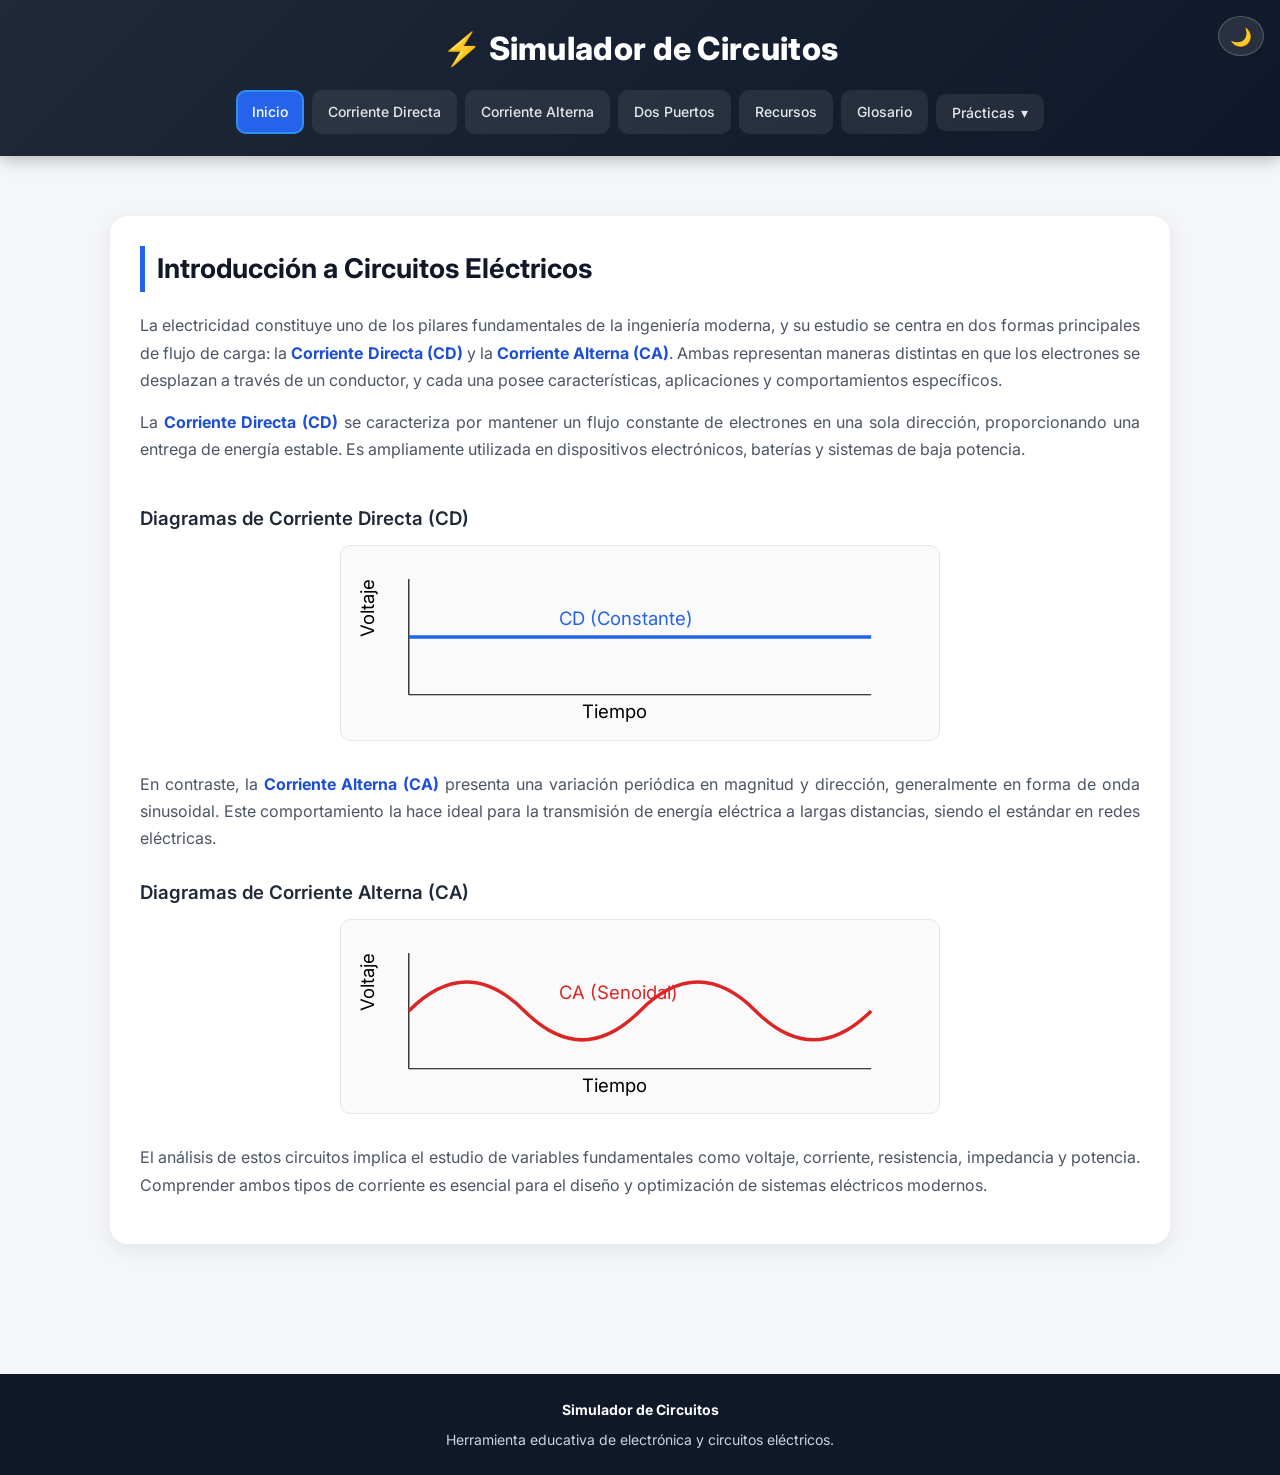
<file: index.html>
<!DOCTYPE html>
<html lang="es">
<head>
    <meta charset="UTF-8">
    <meta name="viewport" content="width=device-width, initial-scale=1.0">
    <title>Inicio | Simulador de Circuitos CA y CD</title>
    <meta name="description" content="Simulador educativo interactivo de circuitos eléctricos: Corriente Directa (CD), Corriente Alterna (CA), redes de dos puertos y prácticas de laboratorio.">
    <link rel="icon" href="data:image/svg+xml,<svg xmlns=%22http://www.w3.org/2000/svg%22 viewBox=%220 0 100 100%22><text y=%22.9em%22 font-size=%2290%22>⚡</text></svg>">
    <link rel="stylesheet" href="css/styles.css">
</head>
<body>

<a class="skip-link" href="#contenido">Saltar al contenido</a>

<header>
    <h1>Simulador de Circuitos</h1>
    <nav>
        <a href="index.html">Inicio</a>
        <a href="cd.html">Corriente Directa</a>
        <a href="ca.html">Corriente Alterna</a>
        <a href="dospuertos.html">Dos Puertos</a>
        <a href="recursos.html">Recursos</a>
        <a href="glosario.html">Glosario</a>
        <!-- MENÚ DESPLEGABLE -->
        <div class="dropdown">
            <button class="dropbtn">Prácticas</button>
            <div class="dropdown-content">
                <a href="practicas.html">Simulaciones</a>
                <a href="thevenin-norton.html">Thévenin / Norton</a>
                <a href="bnc-caiman.html">Cable BNC-Caimán</a>
            </div>
        </div>
    </nav>
</header>

<main class="container" id="contenido">

    <section class="intro animado">
        <h2>Introducción a Circuitos Eléctricos</h2>

        <p>
            La electricidad constituye uno de los pilares fundamentales de la ingeniería moderna,
            y su estudio se centra en dos formas principales de flujo de carga: la
            <strong>Corriente Directa (CD)</strong> y la <strong>Corriente Alterna (CA)</strong>.
            Ambas representan maneras distintas en que los electrones se desplazan a través de un conductor,
            y cada una posee características, aplicaciones y comportamientos específicos.
        </p>

        <p>
            La <strong>Corriente Directa (CD)</strong> se caracteriza por mantener un flujo constante de electrones
            en una sola dirección, proporcionando una entrega de energía estable. Es ampliamente utilizada
            en dispositivos electrónicos, baterías y sistemas de baja potencia.
        </p>

        <div class="diagramas">

            <h3>Diagramas de Corriente Directa (CD)</h3>
            <svg viewBox="0 0 500 150" class="grafica" role="img" aria-label="Gráfica de voltaje constante en corriente directa">
                <!-- Ejes -->
                <line x1="50" y1="120" x2="450" y2="120" stroke="black"/>
                <line x1="50" y1="20" x2="50" y2="120" stroke="black"/>

                <!-- Línea CD -->
                <line x1="50" y1="70" x2="450" y2="70" stroke="#2563eb" stroke-width="3"/>

                <text x="200" y="140">Tiempo</text>
                <text x="20" y="70" transform="rotate(-90 20,70)">Voltaje</text>
                <text x="180" y="60" fill="#2563eb">CD (Constante)</text>
            </svg>

            <p>
                En contraste, la <strong>Corriente Alterna (CA)</strong> presenta una variación periódica en magnitud
                y dirección, generalmente en forma de onda sinusoidal. Este comportamiento la hace ideal para
                la transmisión de energía eléctrica a largas distancias, siendo el estándar en redes eléctricas.
            </p>

            <h3>Diagramas de Corriente Alterna (CA)</h3>
            <svg viewBox="0 0 500 150" class="grafica" role="img" aria-label="Gráfica de onda senoidal en corriente alterna">
                <!-- Ejes -->
                <line x1="50" y1="120" x2="450" y2="120" stroke="black"/>
                <line x1="50" y1="20" x2="50" y2="120" stroke="black"/>

                <!-- Onda CA -->
                <path d="M 50 70 Q 100 20, 150 70 T 250 70 T 350 70 T 450 70"
                    stroke="#dc2626" fill="transparent" stroke-width="3"/>

                <text x="200" y="140">Tiempo</text>
                <text x="20" y="70" transform="rotate(-90 20,70)">Voltaje</text>
                <text x="180" y="60" fill="#dc2626">CA (Senoidal)</text>
            </svg>

            <p>
                El análisis de estos circuitos implica el estudio de variables fundamentales como voltaje,
                corriente, resistencia, impedancia y potencia. Comprender ambos tipos de corriente es esencial
                para el diseño y optimización de sistemas eléctricos modernos.
            </p>

        </div>
    </section>

</main>

<footer>
    <p class="footer-marca">Simulador de Circuitos</p>
    <p>Herramienta educativa de electrónica y circuitos eléctricos.</p>
</footer>

<script src="js/nav.js"></script>
<script src="js/script.js"></script>

</body>
</html>
</file>
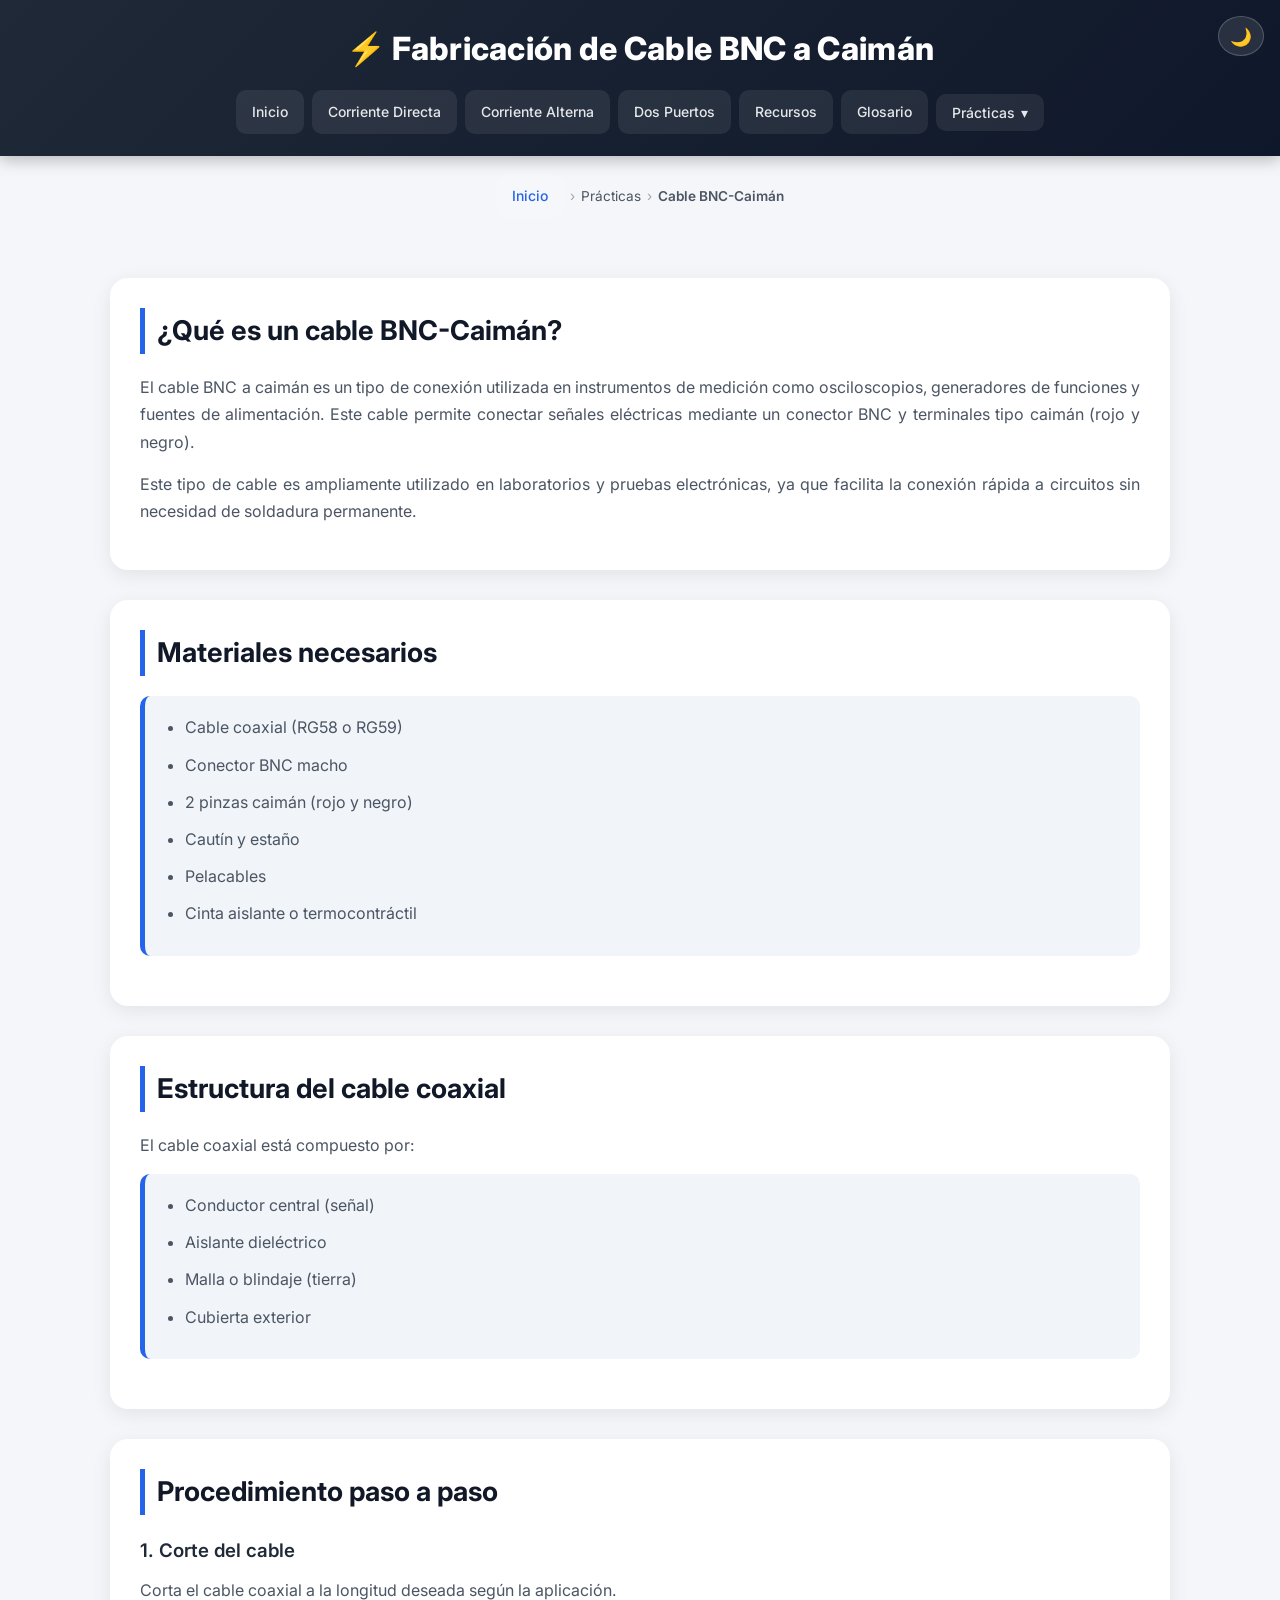
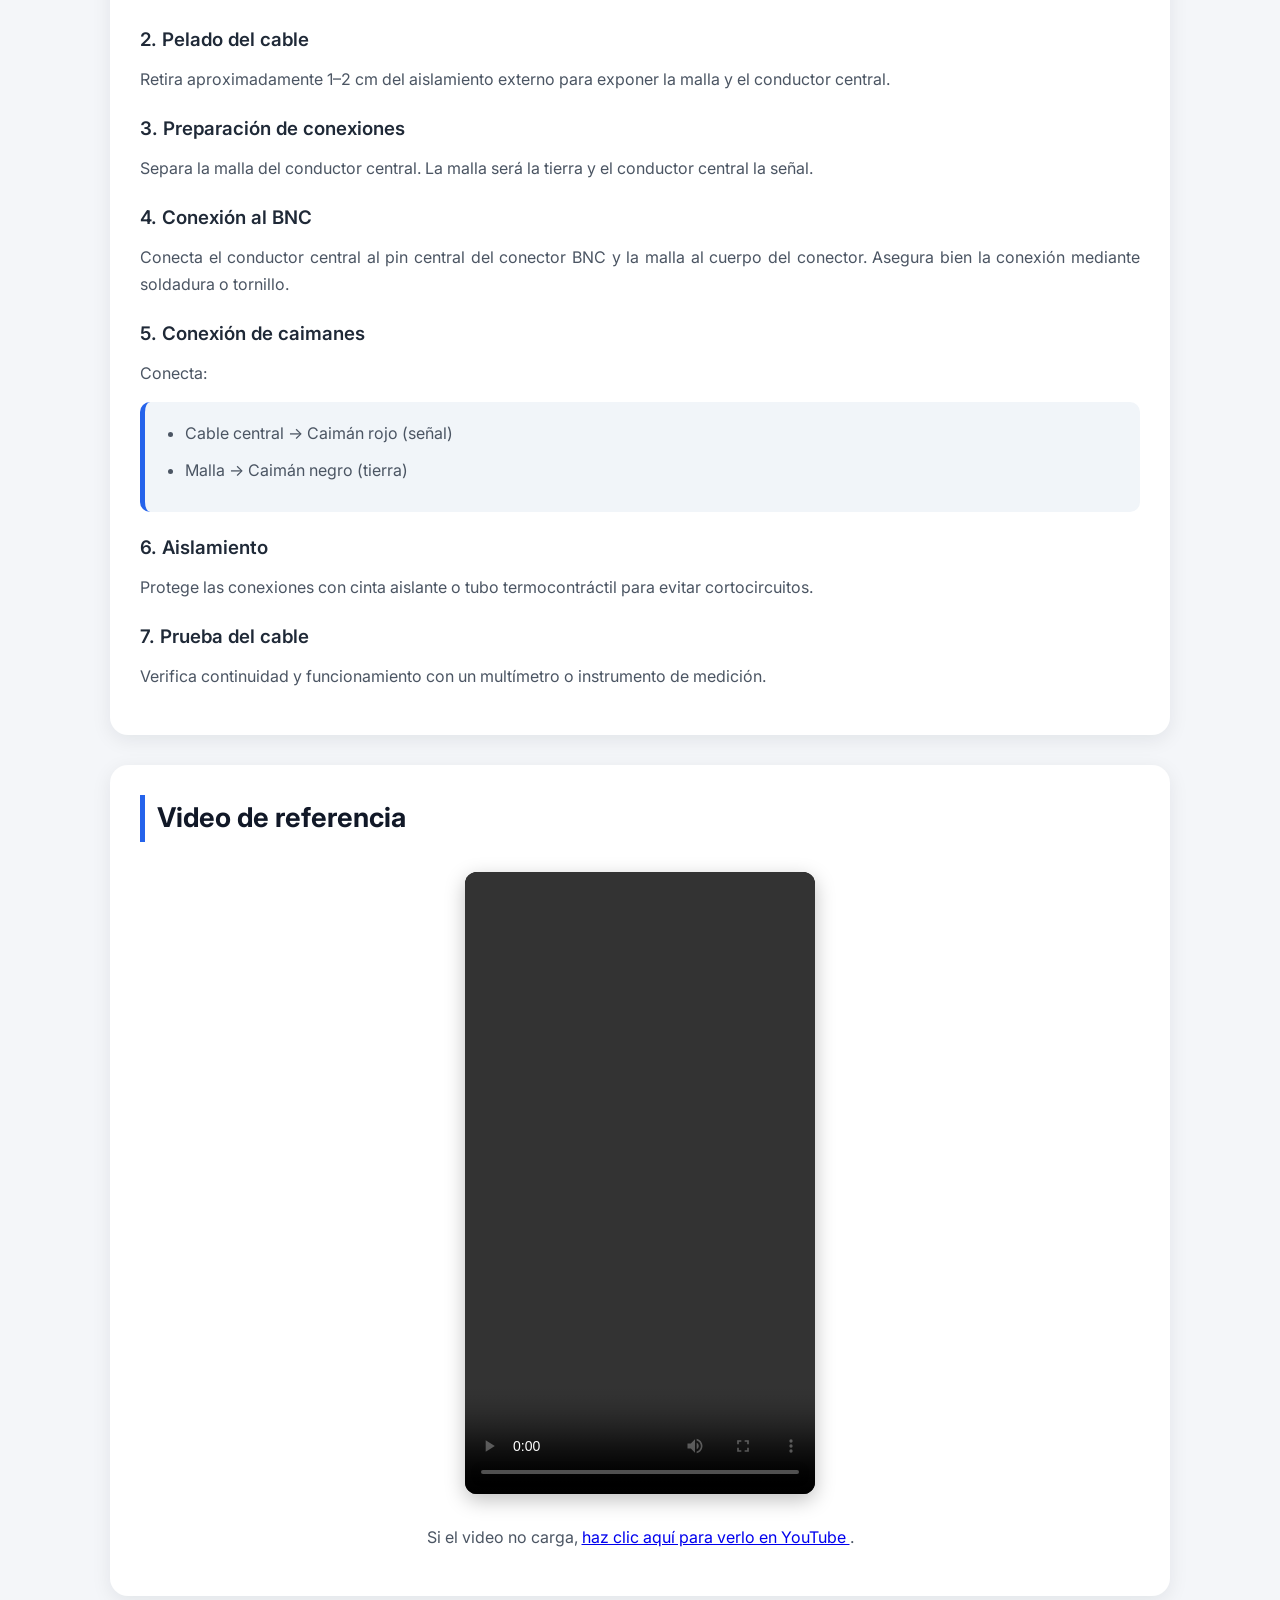
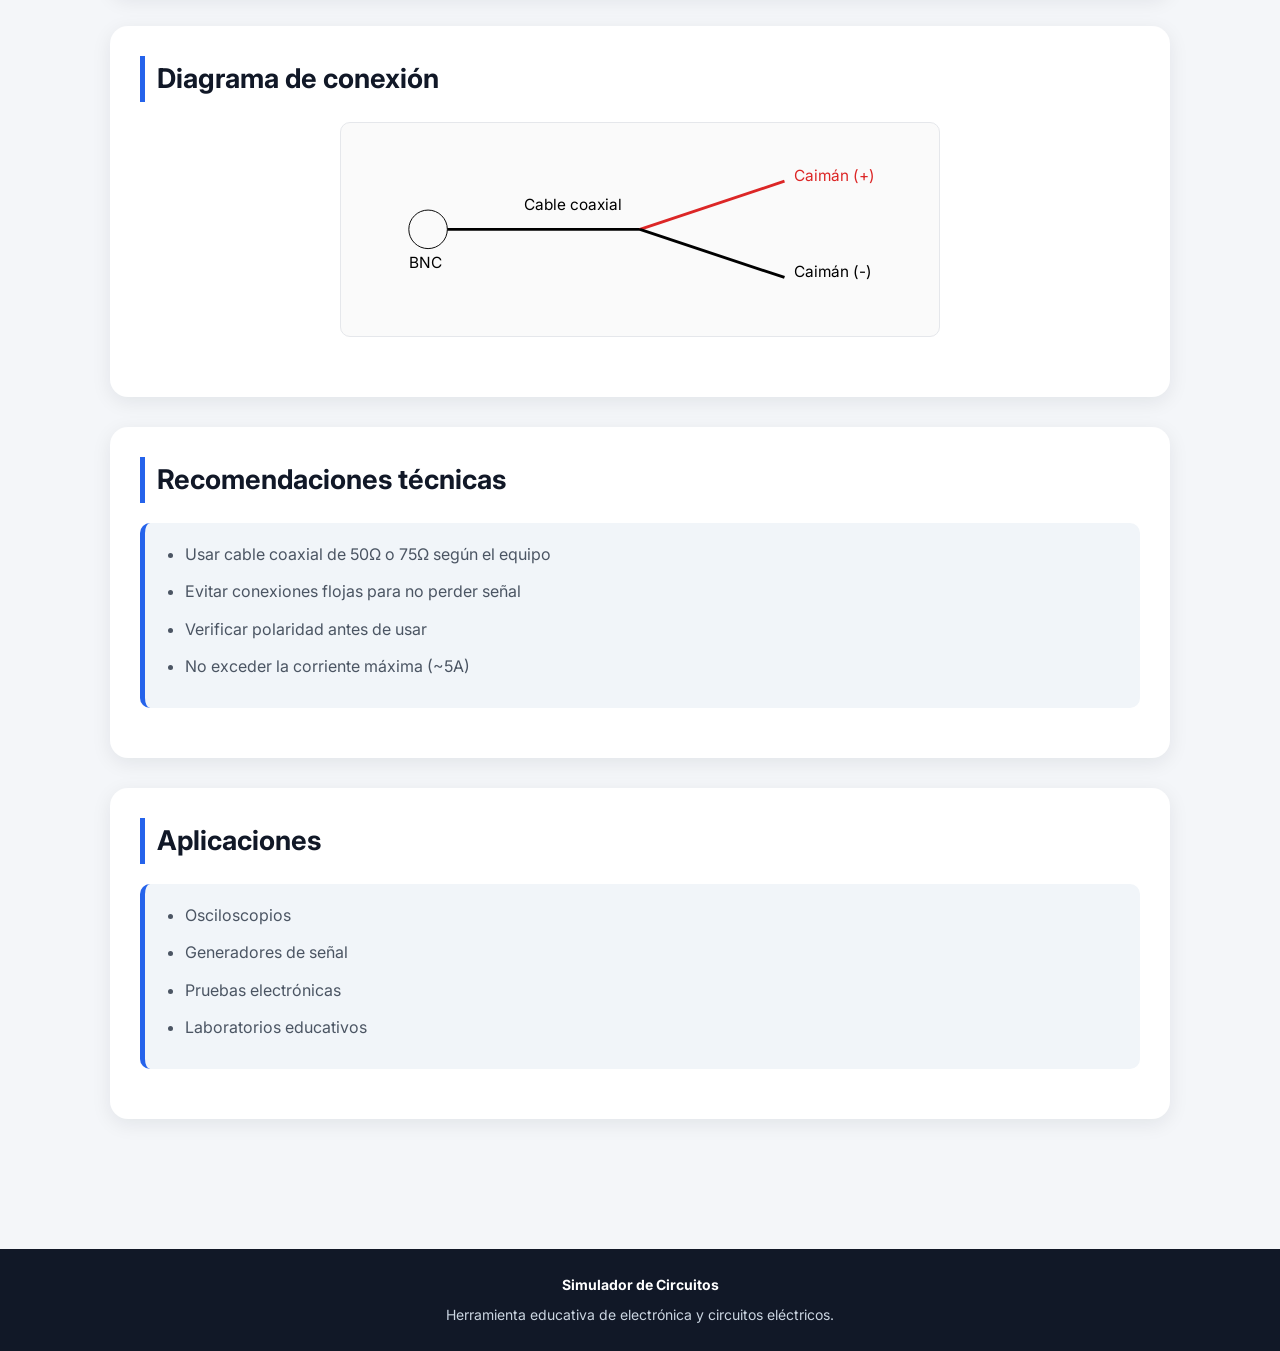
<file: bnc-caiman.html>
<!DOCTYPE html>
<html lang="es">
<head>
    <meta charset="UTF-8">
    <meta name="viewport" content="width=device-width, initial-scale=1.0">
    <title>Cable BNC a Caimán | Simulador de Circuitos</title>
    <meta name="description" content="Guía paso a paso para fabricar un cable BNC a caimán: materiales, procedimiento, diagrama de conexión y recomendaciones técnicas.">
    <link rel="icon" href="data:image/svg+xml,<svg xmlns=%22http://www.w3.org/2000/svg%22 viewBox=%220 0 100 100%22><text y=%22.9em%22 font-size=%2290%22>⚡</text></svg>">
    <link rel="stylesheet" href="css/styles.css">
</head>
<body>

<a class="skip-link" href="#contenido">Saltar al contenido</a>

<header>
    <h1>Fabricación de Cable BNC a Caimán</h1>

    <nav>
        <a href="index.html">Inicio</a>
        <a href="cd.html">Corriente Directa</a>
        <a href="ca.html">Corriente Alterna</a>
        <a href="dospuertos.html">Dos Puertos</a>
        <a href="recursos.html">Recursos</a>
        <a href="glosario.html">Glosario</a>
        <!-- MENÚ DESPLEGABLE -->
        <div class="dropdown">
            <button class="dropbtn">Prácticas</button>
            <div class="dropdown-content">
                <a href="practicas.html">Simulaciones</a>
                <a href="thevenin-norton.html">Thévenin / Norton</a>
                <a href="bnc-caiman.html">Cable BNC-Caimán</a>
            </div>
        </div>
    </nav>
</header>

<main class="container" id="contenido">

    <section class="intro animado">
        <h2>¿Qué es un cable BNC-Caimán?</h2>
        <p>
            El cable BNC a caimán es un tipo de conexión utilizada en instrumentos de medición
            como osciloscopios, generadores de funciones y fuentes de alimentación. Este cable
            permite conectar señales eléctricas mediante un conector BNC y terminales tipo caimán
            (rojo y negro).
        </p>

        <p>
            Este tipo de cable es ampliamente utilizado en laboratorios y pruebas electrónicas,
            ya que facilita la conexión rápida a circuitos sin necesidad de soldadura permanente.
        </p>
    </section>

    <section class="intro animado">
        <h2>Materiales necesarios</h2>
        <ul>
            <li>Cable coaxial (RG58 o RG59)</li>
            <li>Conector BNC macho</li>
            <li>2 pinzas caimán (rojo y negro)</li>
            <li>Cautín y estaño</li>
            <li>Pelacables</li>
            <li>Cinta aislante o termocontráctil</li>
        </ul>
    </section>

    <section class="intro animado">
        <h2>Estructura del cable coaxial</h2>
        <p>
            El cable coaxial está compuesto por:
        </p>
        <ul>
            <li>Conductor central (señal)</li>
            <li>Aislante dieléctrico</li>
            <li>Malla o blindaje (tierra)</li>
            <li>Cubierta exterior</li>
        </ul>
    </section>

    <section class="intro animado">
        <h2>Procedimiento paso a paso</h2>

        <h3>1. Corte del cable</h3>
        <p>
            Corta el cable coaxial a la longitud deseada según la aplicación.
        </p>

        <h3>2. Pelado del cable</h3>
        <p>
            Retira aproximadamente 1–2 cm del aislamiento externo para exponer la malla
            y el conductor central.
        </p>

        <h3>3. Preparación de conexiones</h3>
        <p>
            Separa la malla del conductor central. La malla será la tierra y el conductor
            central la señal.
        </p>

        <h3>4. Conexión al BNC</h3>
        <p>
            Conecta el conductor central al pin central del conector BNC y la malla al cuerpo
            del conector. Asegura bien la conexión mediante soldadura o tornillo.
        </p>

        <h3>5. Conexión de caimanes</h3>
        <p>
            Conecta:
        </p>
        <ul>
            <li>Cable central → Caimán rojo (señal)</li>
            <li>Malla → Caimán negro (tierra)</li>
        </ul>

        <h3>6. Aislamiento</h3>
        <p>
            Protege las conexiones con cinta aislante o tubo termocontráctil para evitar
            cortocircuitos.
        </p>

        <h3>7. Prueba del cable</h3>
        <p>
            Verifica continuidad y funcionamiento con un multímetro o instrumento de medición.
        </p>
    </section>

    <!-- VIDEO -->
    <section class="intro animado">
        <h2>Video de referencia</h2>

        <div class="video-container">
            <video controls width="100%">
                <source src="video/bnc-caiman.mp4" type="video/mp4">
                Tu navegador no soporta video.
            </video>
        </div>

         <p style="text-align:center;">
            Si el video no carga,
            <a href="https://youtu.be/CYh6mPUYT2U" target="_blank" rel="noopener noreferrer">
                haz clic aquí para verlo en YouTube
            </a>.
        </p>
    </section>

    <section class="intro animado">
        <h2>Diagrama de conexión</h2>

        <svg viewBox="0 0 600 200" class="grafica" role="img" aria-label="Diagrama del cable coaxial con conector BNC y terminales caimán">
            <!-- Cable -->
            <line x1="100" y1="100" x2="300" y2="100" stroke="black" stroke-width="3"/>

            <!-- BNC -->
            <circle cx="80" cy="100" r="20" stroke="black" fill="none"/>
            <text x="60" y="140">BNC</text>

            <!-- División -->
            <line x1="300" y1="100" x2="450" y2="50" stroke="#dc2626" stroke-width="3"/>
            <line x1="300" y1="100" x2="450" y2="150" stroke="black" stroke-width="3"/>

            <!-- Caimanes -->
            <text x="460" y="50" fill="#dc2626">Caimán (+)</text>
            <text x="460" y="150">Caimán (-)</text>

            <!-- Etiquetas -->
            <text x="180" y="80">Cable coaxial</text>
        </svg>
    </section>

    <section class="intro animado">
        <h2>Recomendaciones técnicas</h2>
        <ul>
            <li>Usar cable coaxial de 50Ω o 75Ω según el equipo</li>
            <li>Evitar conexiones flojas para no perder señal</li>
            <li>Verificar polaridad antes de usar</li>
            <li>No exceder la corriente máxima (~5A)</li>
        </ul>
    </section>

    <section class="intro animado">
        <h2>Aplicaciones</h2>
        <ul>
            <li>Osciloscopios</li>
            <li>Generadores de señal</li>
            <li>Pruebas electrónicas</li>
            <li>Laboratorios educativos</li>
        </ul>
    </section>

</main>

<footer>
    <p class="footer-marca">Simulador de Circuitos</p>
    <p>Herramienta educativa de electrónica y circuitos eléctricos.</p>
</footer>

<script src="js/nav.js"></script>

</body>
</html>
</file>
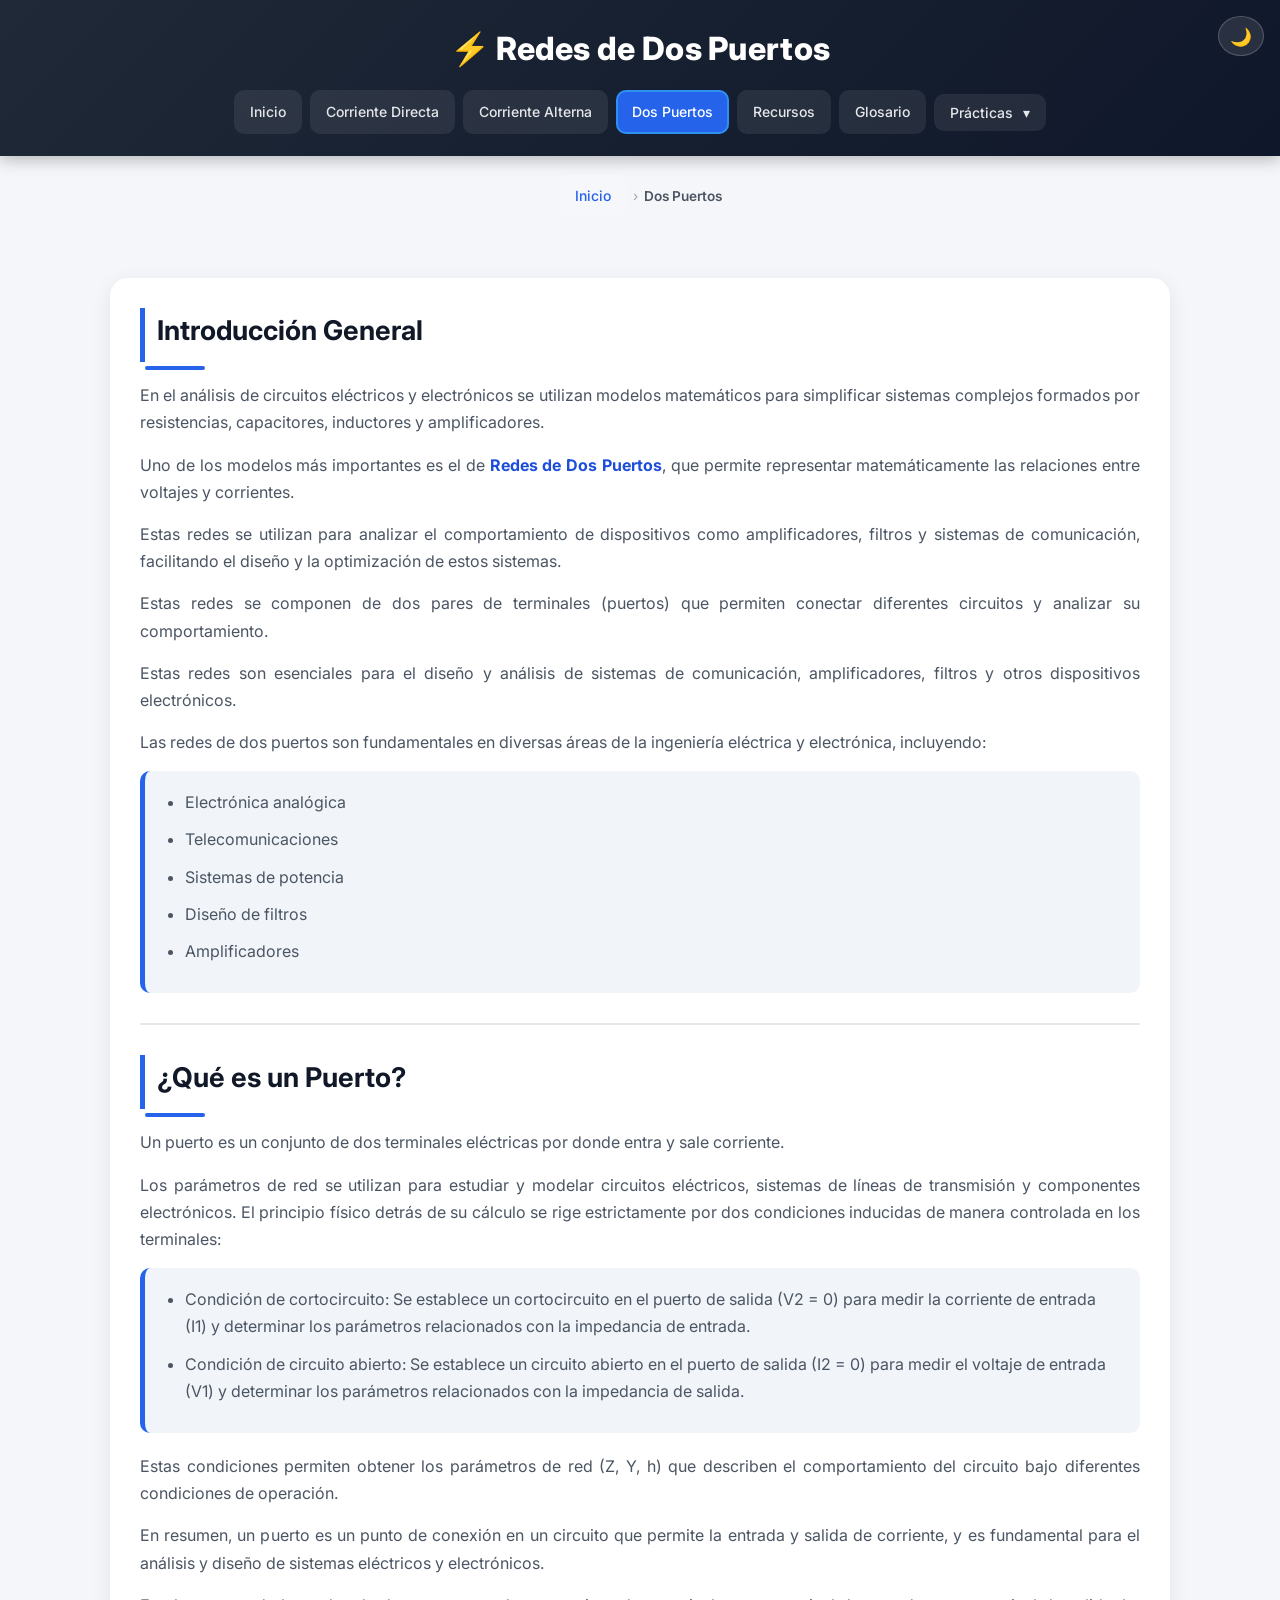
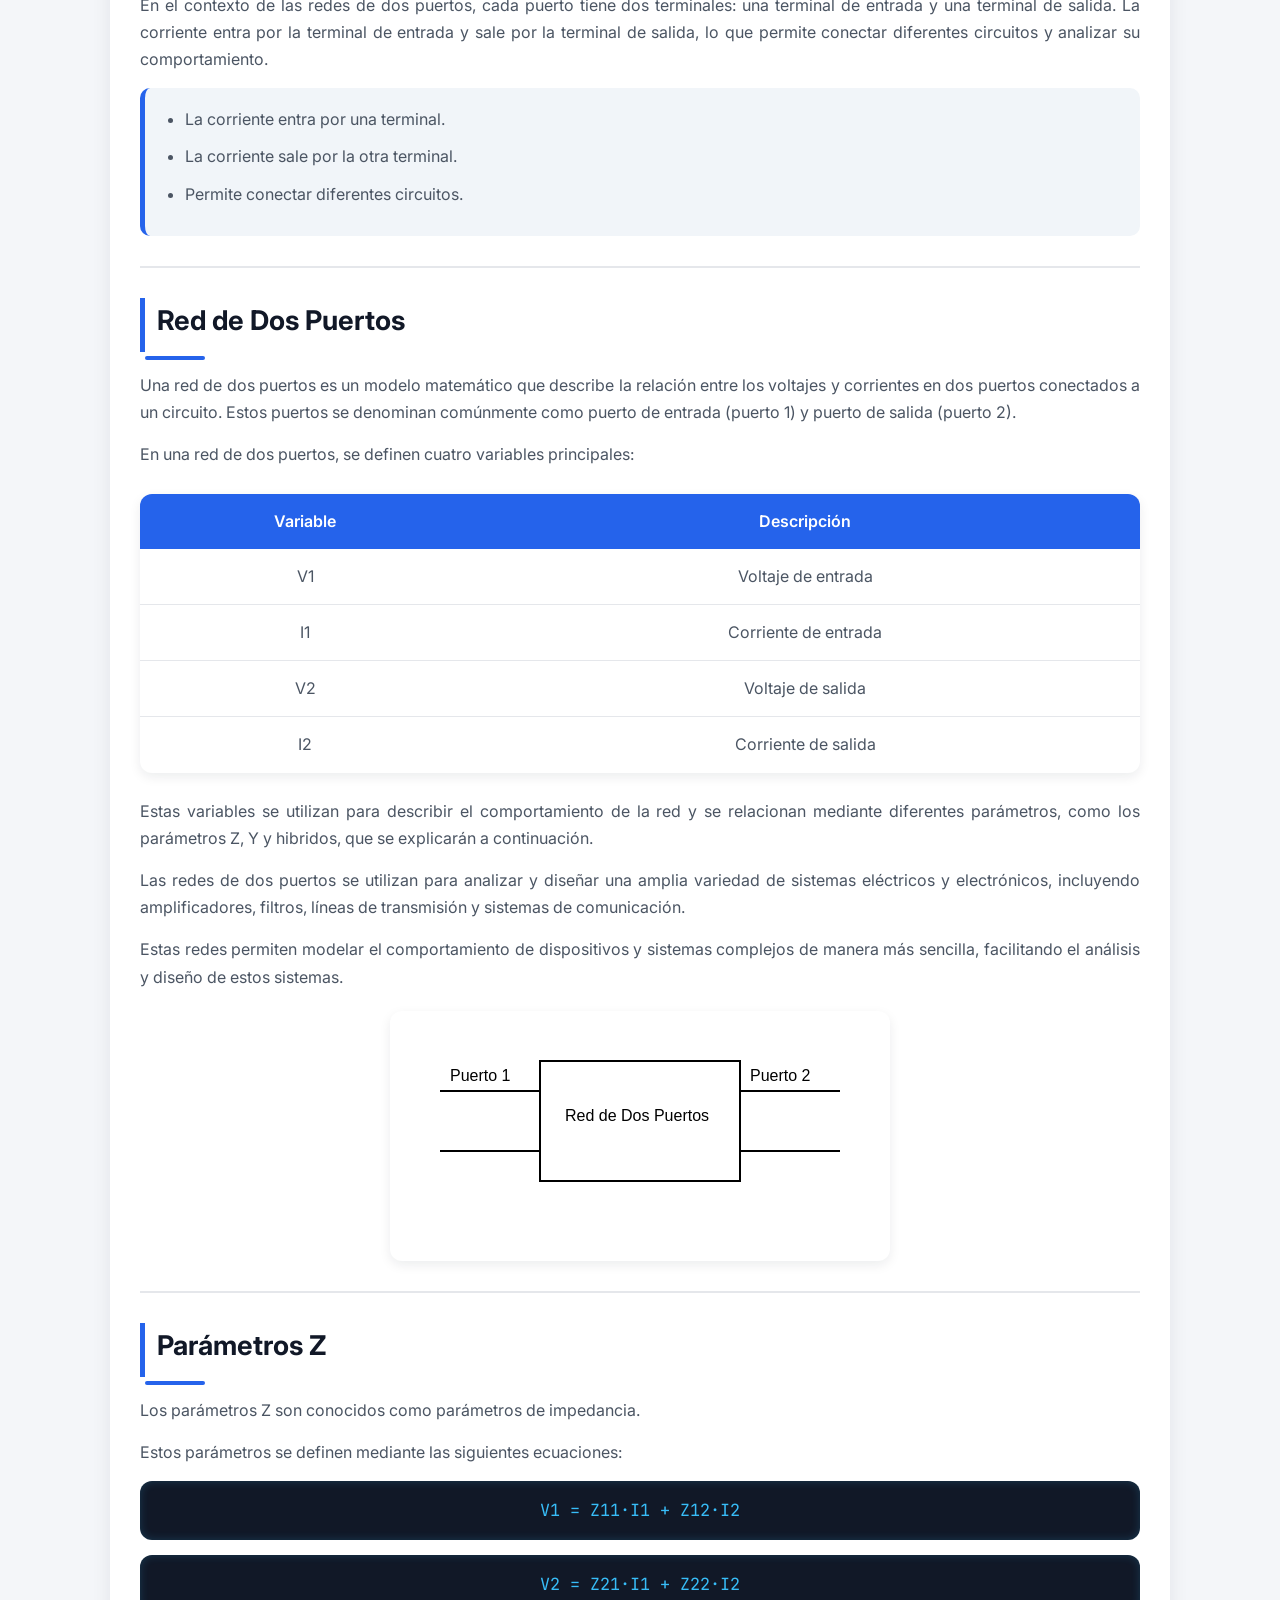
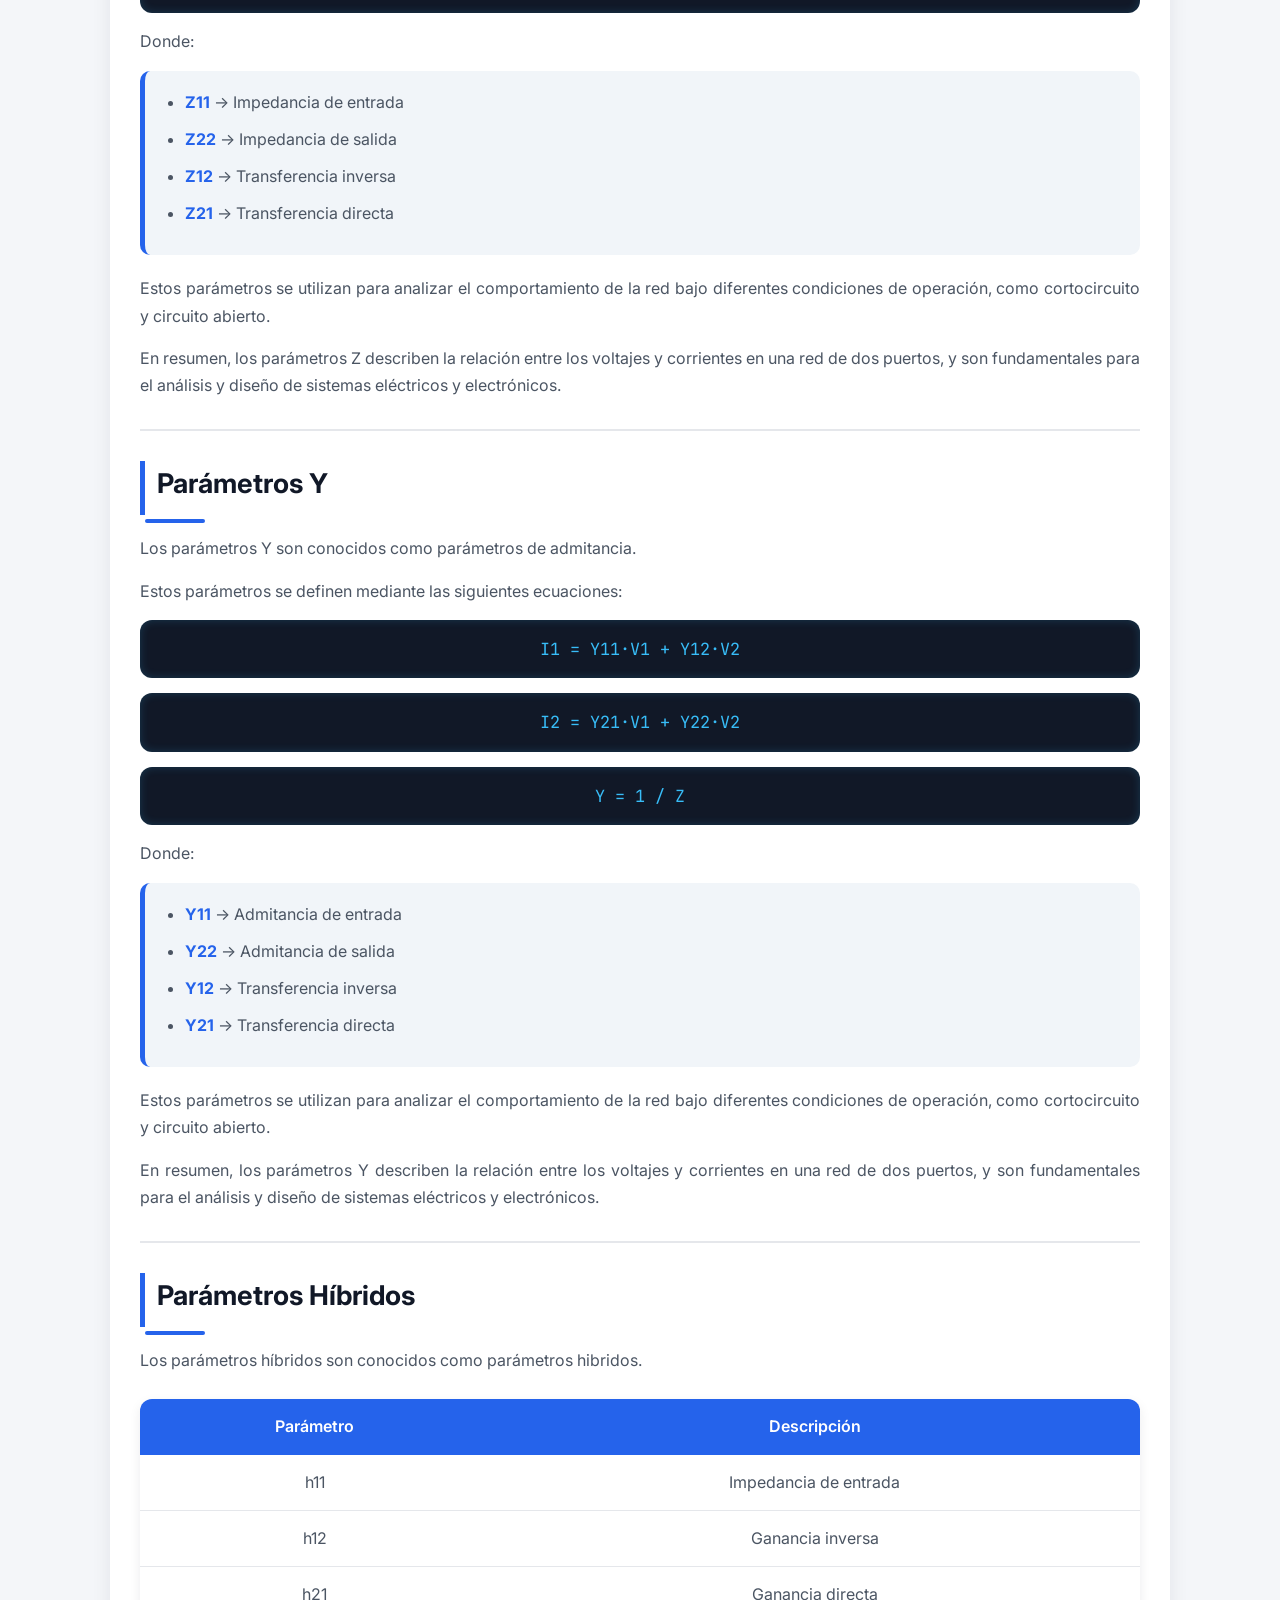
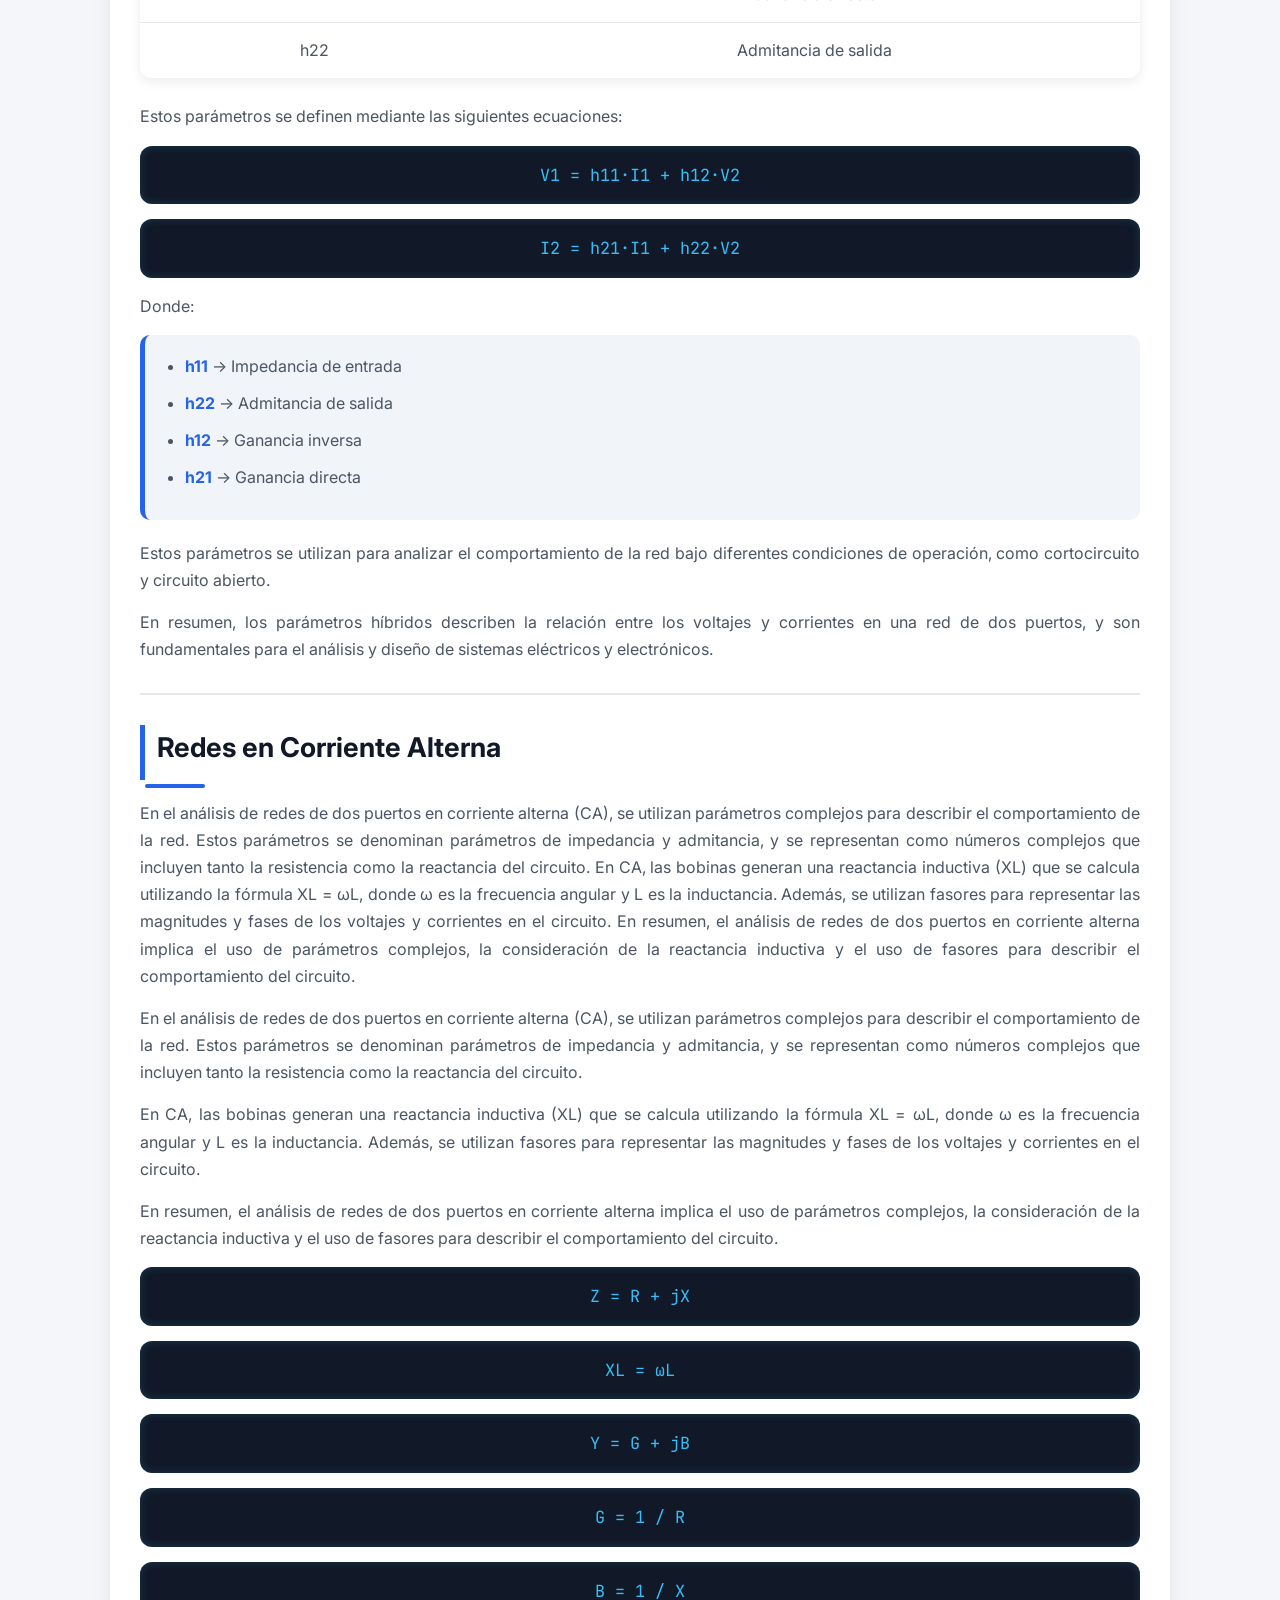
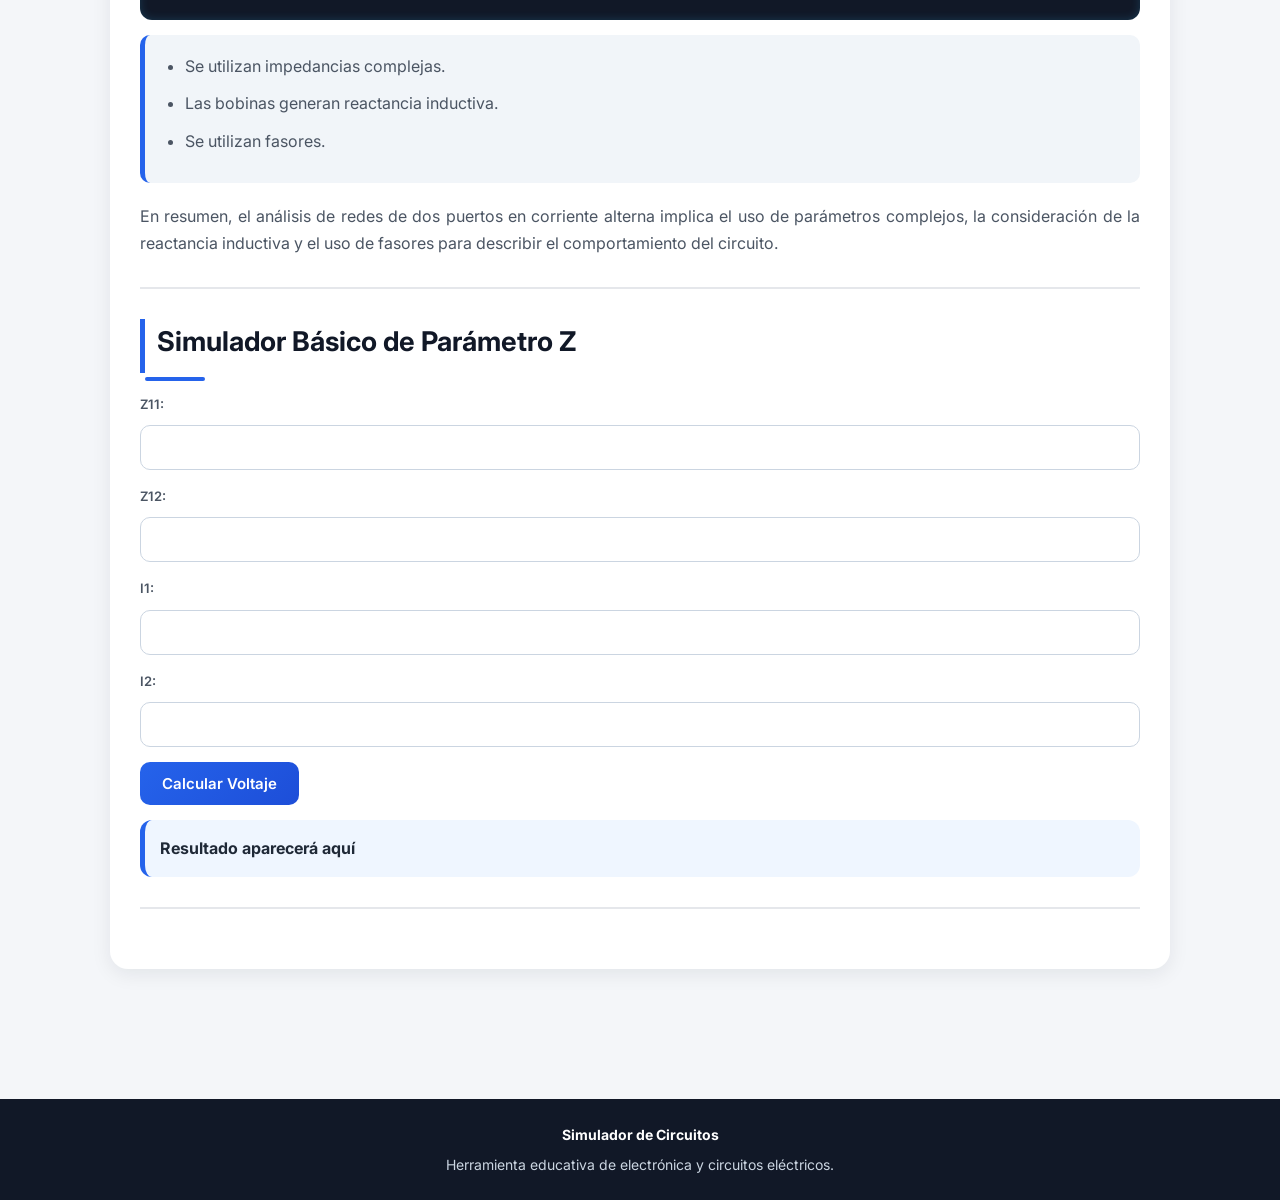
<file: dospuertos.html>
<!DOCTYPE html>
<html lang="es">

<head>

    <meta charset="UTF-8">
    <meta name="viewport" content="width=device-width, initial-scale=1.0">

    <title>Redes de Dos Puertos | Simulador de Circuitos</title>
    <meta name="description" content="Teoría de redes de dos puertos: parámetros Z, Y e híbridos, con simulador interactivo del parámetro Z.">
    <link rel="icon" href="data:image/svg+xml,<svg xmlns=%22http://www.w3.org/2000/svg%22 viewBox=%220 0 100 100%22><text y=%22.9em%22 font-size=%2290%22>⚡</text></svg>">

    <!-- HOJA DE ESTILOS -->
    <link rel="stylesheet" href="css/styles.css">

</head>

<body>

<a class="skip-link" href="#contenido">Saltar al contenido</a>

<header>

    <h1>Redes de Dos Puertos</h1>

    <nav>

        <a href="index.html">Inicio</a>
        <a href="cd.html">Corriente Directa</a>
        <a href="ca.html">Corriente Alterna</a>
        <a href="dospuertos.html">Dos Puertos</a>
        <a href="recursos.html">Recursos</a>
        <a href="glosario.html">Glosario</a>

        <!-- MENU -->
        <div class="dropdown">

            <button class="dropbtn">
                Prácticas
            </button>

            <div class="dropdown-content">

                <a href="practicas.html">
                    Simulaciones
                </a>

                <a href="thevenin-norton.html">
                    Thévenin / Norton
                </a>

                <a href="bnc-caiman.html">
                    Cable BNC-Caimán
                </a>

            </div>

        </div>

    </nav>

</header>

<main class="container" id="contenido">

<section class="intro animado">

    <!-- ========================================= -->
    <!-- INTRODUCCION -->
    <!-- ========================================= -->

    <h2 class="section-title">
        Introducción General
    </h2>

    <p>
        En el análisis de circuitos eléctricos y electrónicos
        se utilizan modelos matemáticos para simplificar
        sistemas complejos formados por resistencias,
        capacitores, inductores y amplificadores.
    </p>

    <p>
        Uno de los modelos más importantes es el de
        <strong>Redes de Dos Puertos</strong>,
        que permite representar matemáticamente
        las relaciones entre voltajes y corrientes.
    </p>

    <p>
        Estas redes se utilizan para analizar el comportamiento
        de dispositivos como amplificadores, filtros y sistemas
        de comunicación, facilitando el diseño y la optimización
        de estos sistemas.
    </p>

    <p>
        Estas redes se componen de dos pares de terminales
        (puertos) que permiten conectar diferentes circuitos
        y analizar su comportamiento.
    </p>

    <p>
        Estas redes son esenciales para el diseño y análisis
        de sistemas de comunicación, amplificadores,
        filtros y otros dispositivos electrónicos.
    </p>

    <p>
        Las redes de dos puertos son fundamentales en
        diversas áreas de la ingeniería eléctrica y
        electrónica, incluyendo:
    </p>

    <ul>

        <li>Electrónica analógica</li>
        <li>Telecomunicaciones</li>
        <li>Sistemas de potencia</li>
        <li>Diseño de filtros</li>
        <li>Amplificadores</li>

    </ul>

    <hr>

    <!-- ========================================= -->
    <!-- PUERTO -->
    <!-- ========================================= -->

    <h2 class="section-title">
        ¿Qué es un Puerto?
    </h2>

    <p>
        Un puerto es un conjunto de dos terminales
        eléctricas por donde entra y sale corriente.
    </p>

    <p>
        Los parámetros de red se utilizan para estudiar y 
        modelar circuitos eléctricos, sistemas de líneas 
        de transmisión y componentes electrónicos. El 
        principio físico detrás de su cálculo se rige 
        estrictamente por dos condiciones inducidas de 
        manera controlada en los terminales:
    </p>

    <ul>

        <li>Condición de cortocircuito: Se establece 
            un cortocircuito en el puerto de salida 
            (V2 = 0) para medir la corriente de entrada (I1) 
            y determinar los parámetros relacionados con la impedancia de entrada.</li>
        <li>Condición de circuito abierto: Se establece 
            un circuito abierto en el puerto de salida 
            (I2 = 0) para medir el voltaje de entrada (V1) 
            y determinar los parámetros relacionados con la impedancia de salida.</li>
    </ul>

    <p>
        Estas condiciones permiten obtener los parámetros de red 
        (Z, Y, h) que describen el comportamiento del circuito 
        bajo diferentes condiciones de operación.
    </p>

    <p>
        En resumen, un puerto es un punto de conexión en un circuito 
        que permite la entrada y salida de corriente, y es fundamental 
        para el análisis y diseño de sistemas eléctricos y electrónicos.
    </p>

    <p>
        En el contexto de las redes de dos puertos, cada puerto 
        tiene dos terminales: una terminal de entrada y una terminal 
        de salida. La corriente entra por la terminal de entrada y 
        sale por la terminal de salida, lo que permite conectar 
        diferentes circuitos y analizar su comportamiento.
    </p>

    <ul>

        <li>La corriente entra por una terminal.</li>
        <li>La corriente sale por la otra terminal.</li>
        <li>Permite conectar diferentes circuitos.</li>

    </ul>

    <hr>

    <!-- ========================================= -->
    <!-- RED DOS PUERTOS -->
    <!-- ========================================= -->

    <h2 class="section-title">
        Red de Dos Puertos
    </h2>

    <p>
        Una red de dos puertos es un modelo matemático que describe
        la relación entre los voltajes y corrientes en dos puertos
        conectados a un circuito. Estos puertos se denominan comúnmente como
        puerto de entrada (puerto 1) y puerto de salida (puerto 2).
    </p>

    <p>
        En una red de dos puertos, se definen cuatro variables principales:
    </p>

    <table>

        <tr>
            <th>Variable</th>
            <th>Descripción</th>
        </tr>

        <tr>
            <td>V1</td>
            <td>Voltaje de entrada</td>
        </tr>

        <tr>
            <td>I1</td>
            <td>Corriente de entrada</td>
        </tr>

        <tr>
            <td>V2</td>
            <td>Voltaje de salida</td>
        </tr>

        <tr>
            <td>I2</td>
            <td>Corriente de salida</td>
        </tr>

    </table>

    <p>
        Estas variables se utilizan para describir el comportamiento de la red
        y se relacionan mediante diferentes parámetros, como los parámetros Z, Y
        y hibridos, que se explicarán a continuación.
    </p>

    <p>
        Las redes de dos puertos se utilizan para analizar y diseñar una amplia
        variedad de sistemas eléctricos y electrónicos, incluyendo amplificadores,
        filtros, líneas de transmisión y sistemas de comunicación.
    </p>

    <p>
        Estas redes permiten modelar el comportamiento de dispositivos y sistemas
        complejos de manera más sencilla, facilitando el análisis y diseño de
        estos sistemas.
    </p>

    <!-- CANVAS -->
    <canvas id="dosPuertosCanvas" width="500" height="250"></canvas>

    <hr>

    <!-- ========================================= -->
    <!-- PARAMETROS Z -->
    <!-- ========================================= -->

    <h2 class="section-title">
        Parámetros Z
    </h2>

    <p>
        Los parámetros Z son conocidos como
        parámetros de impedancia. 
    </p>

    <p>
        Estos parámetros se definen mediante las siguientes ecuaciones:
    </p>

    <div class="formula">
        V1 = Z11·I1 + Z12·I2
    </div>

    <div class="formula">
        V2 = Z21·I1 + Z22·I2
    </div>

    <p>
        Donde:
    </p>

    <ul>

        <li>
            <span class="highlight">
                Z11
            </span>

            → Impedancia de entrada
        </li>

        <li>
            <span class="highlight">
                Z22
            </span>

            → Impedancia de salida
        </li>

        <li>
            <span class="highlight">
                Z12
            </span>

            → Transferencia inversa
        </li>

        <li>
            <span class="highlight">
                Z21
            </span>

            → Transferencia directa
        </li>

    </ul>

    <p>
        Estos parámetros se utilizan para analizar el comportamiento de la red
        bajo diferentes condiciones de operación, como cortocircuito y circuito abierto.
    </p>

    <p>
        En resumen, los parámetros Z describen la relación entre los voltajes y corrientes
        en una red de dos puertos, y son fundamentales para el análisis y diseño de sistemas
        eléctricos y electrónicos.
    </p>

    <hr>

    <!-- ========================================= -->
    <!-- PARAMETROS Y -->
    <!-- ========================================= -->

    <h2 class="section-title">
        Parámetros Y
    </h2>

    <p>
        Los parámetros Y son conocidos como
        parámetros de admitancia. 
    </p>

    <p>
        Estos parámetros se definen mediante las siguientes ecuaciones:
    </p>

    <div class="formula">
        I1 = Y11·V1 + Y12·V2
    </div>

    <div class="formula">
        I2 = Y21·V1 + Y22·V2
    </div>

    <div class="formula">
        Y = 1 / Z
    </div>

    <p>
        Donde:
    </p>
    
    <ul>

        <li>
            <span class="highlight">
                Y11
            </span>

            → Admitancia de entrada
        </li>

        <li>
            <span class="highlight">
                Y22
            </span>

            → Admitancia de salida
        </li>

        <li>
            <span class="highlight">
                Y12
            </span>

            → Transferencia inversa
        </li>

        <li>
            <span class="highlight">
                Y21
            </span>

            → Transferencia directa
        </li>

    </ul>

    <p>
        Estos parámetros se utilizan para analizar el comportamiento de la red
        bajo diferentes condiciones de operación, como cortocircuito y circuito abierto.
    </p>

    <p>
        En resumen, los parámetros Y describen la relación entre los voltajes y corrientes
        en una red de dos puertos, y son fundamentales para el análisis y diseño de sistemas
        eléctricos y electrónicos.
    </p>

    <hr>

    <!-- ========================================= -->
    <!-- PARAMETROS HIBRIDOS -->
    <!-- ========================================= -->

    <h2 class="section-title">
        Parámetros Híbridos
    </h2>

    <p>
        Los parámetros híbridos son conocidos como
        parámetros hibridos. 
    </p>
    

    <table>

        <tr>
            <th>Parámetro</th>
            <th>Descripción</th>
        </tr>

        <tr>
            <td>h11</td>
            <td>Impedancia de entrada</td>
        </tr>

        <tr>
            <td>h12</td>
            <td>Ganancia inversa</td>
        </tr>

        <tr>
            <td>h21</td>
            <td>Ganancia directa</td>
        </tr>

        <tr>
            <td>h22</td>
            <td>Admitancia de salida</td>
        </tr>

    </table>

    <p>
        Estos parámetros se definen mediante las siguientes ecuaciones:
    </p>

    <div class="formula">
        V1 = h11·I1 + h12·V2
    </div>

    <div class="formula">
        I2 = h21·I1 + h22·V2
    </div>

    <p>
        Donde:
    </p>

    <ul>

        <li>
            <span class="highlight">
                h11
            </span>

            → Impedancia de entrada
        </li>

        <li>
            <span class="highlight">
                h22
            </span>

            → Admitancia de salida
        </li>

        <li>
            <span class="highlight">
                h12
            </span>

            → Ganancia inversa
        </li>

        <li>
            <span class="highlight">
                h21
            </span>

            → Ganancia directa
        </li>

    </ul>

    <p>
        Estos parámetros se utilizan para analizar el comportamiento de la red
        bajo diferentes condiciones de operación, como cortocircuito y circuito abierto.
    </p>

    <p>
        En resumen, los parámetros híbridos describen la relación entre los voltajes y corrientes
        en una red de dos puertos, y son fundamentales para el análisis y diseño de sistemas
        eléctricos y electrónicos.
    </p>

    <hr>

    <!-- ========================================= -->
    <!-- CORRIENTE ALTERNA -->
    <!-- ========================================= -->

    <h2 class="section-title">
        Redes en Corriente Alterna
    </h2>

    <p>
        En el análisis de redes de dos puertos en corriente alterna 
        (CA), se utilizan parámetros complejos para describir el 
        comportamiento de la red. Estos parámetros se denominan 
        parámetros de impedancia y admitancia, y se representan 
        como números complejos que incluyen tanto la resistencia como la reactancia del circuito.

        En CA, las bobinas generan una reactancia inductiva (XL) 
        que se calcula utilizando la fórmula XL = ωL, donde ω es 
        la frecuencia angular y L es la inductancia. Además, se 
        utilizan fasores para representar las magnitudes y fases 
        de los voltajes y corrientes en el circuito.

        En resumen, el análisis de redes de dos puertos en 
        corriente alterna implica el uso de parámetros complejos, 
        la consideración de la reactancia inductiva y el uso de fasores 
        para describir el comportamiento del circuito.
    </p>
    
    <p>
        En el análisis de redes de dos puertos en corriente alterna 
        (CA), se utilizan parámetros complejos para describir el 
        comportamiento de la red. Estos parámetros se denominan 
        parámetros de impedancia y admitancia, y se representan 
        como números complejos que incluyen tanto la resistencia como la reactancia del circuito.
    </p>

    <p>
        En CA, las bobinas generan una reactancia inductiva (XL) 
        que se calcula utilizando la fórmula XL = ωL, donde ω es 
        la frecuencia angular y L es la inductancia. Además, se 
        utilizan fasores para representar las magnitudes y fases 
        de los voltajes y corrientes en el circuito.
    </p>

    <p>
        En resumen, el análisis de redes de dos puertos en 
        corriente alterna implica el uso de parámetros complejos, 
        la consideración de la reactancia inductiva y el uso de fasores 
        para describir el comportamiento del circuito.
    </p>

    <div class="formula">
        Z = R + jX
    </div>

    <div class="formula">
        XL = ωL
    </div>
    
    <div class="formula">
        Y = G + jB
    </div>
    
     <div class="formula">
        G = 1 / R
    </div>
    
     <div class="formula">
        B = 1 / X
    </div>


    <ul>

        <li>Se utilizan impedancias complejas.</li>
        <li>Las bobinas generan reactancia inductiva.</li>
        <li>Se utilizan fasores.</li>

    </ul>

    <p>
        En resumen, el análisis de redes de dos puertos en 
        corriente alterna implica el uso de parámetros complejos, 
        la consideración de la reactancia inductiva y el uso de fasores 
        para describir el comportamiento del circuito.
    </p>

    <hr>

    <!-- ========================================= -->
    <!-- SIMULADOR -->
    <!-- ========================================= -->

    <h2 class="section-title">
        Simulador Básico de Parámetro Z
    </h2>

    <label for="z11">Z11:</label>
    <input type="number" id="z11">

    <label for="z12">Z12:</label>
    <input type="number" id="z12">

    <label for="i1">I1:</label>
    <input type="number" id="i1">

    <label for="i2">I2:</label>
    <input type="number" id="i2">

    <button onclick="calcularZ()">

        Calcular Voltaje

    </button>

    <div class="resultado-box" id="resultadoZ">

        Resultado aparecerá aquí

    </div>

    <hr>

</section>

</main>

<footer>

    <p class="footer-marca">Simulador de Circuitos</p>
    <p>Herramienta educativa de electrónica y circuitos eléctricos.</p>

</footer>

<!-- ========================================= -->
<!-- CONEXION JAVASCRIPT -->
<!-- ========================================= -->

<script src="js/nav.js"></script>
<script src="js/dospuertos.js"></script>

</body>

</html>
</file>
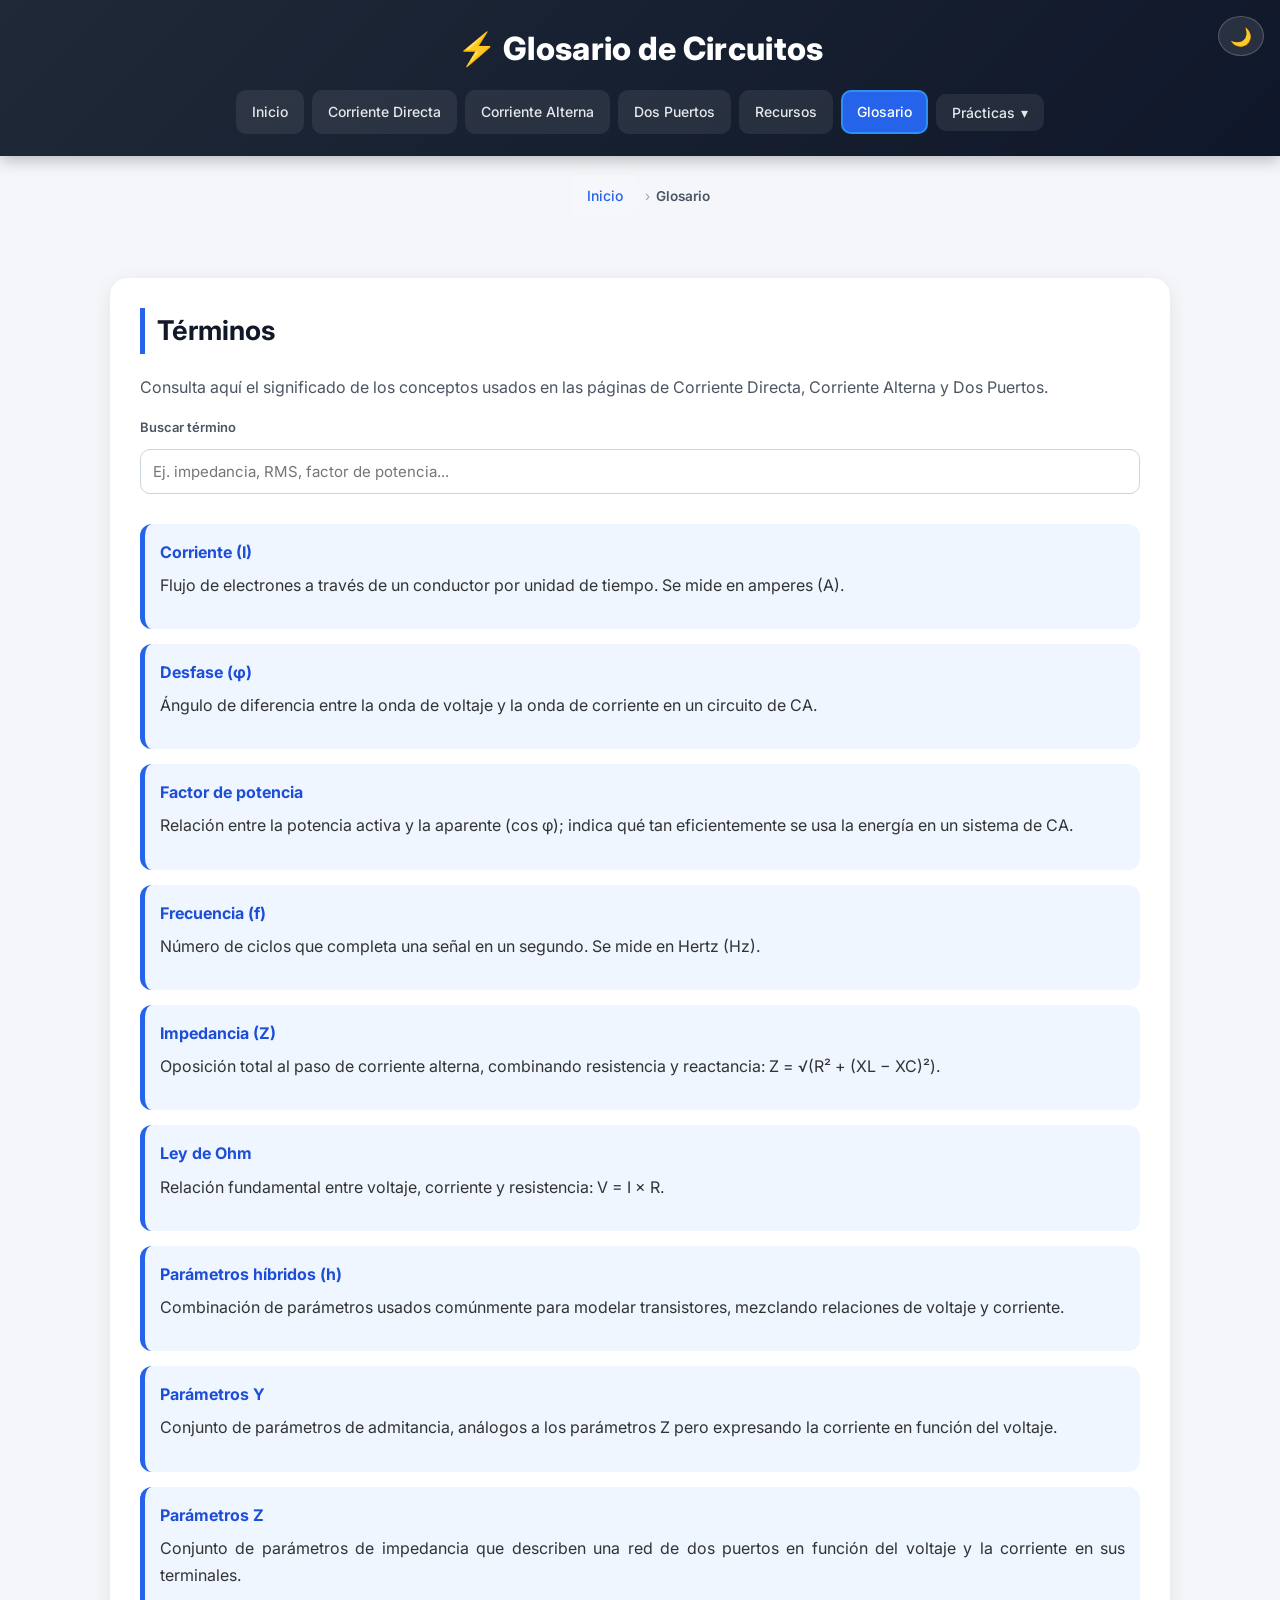
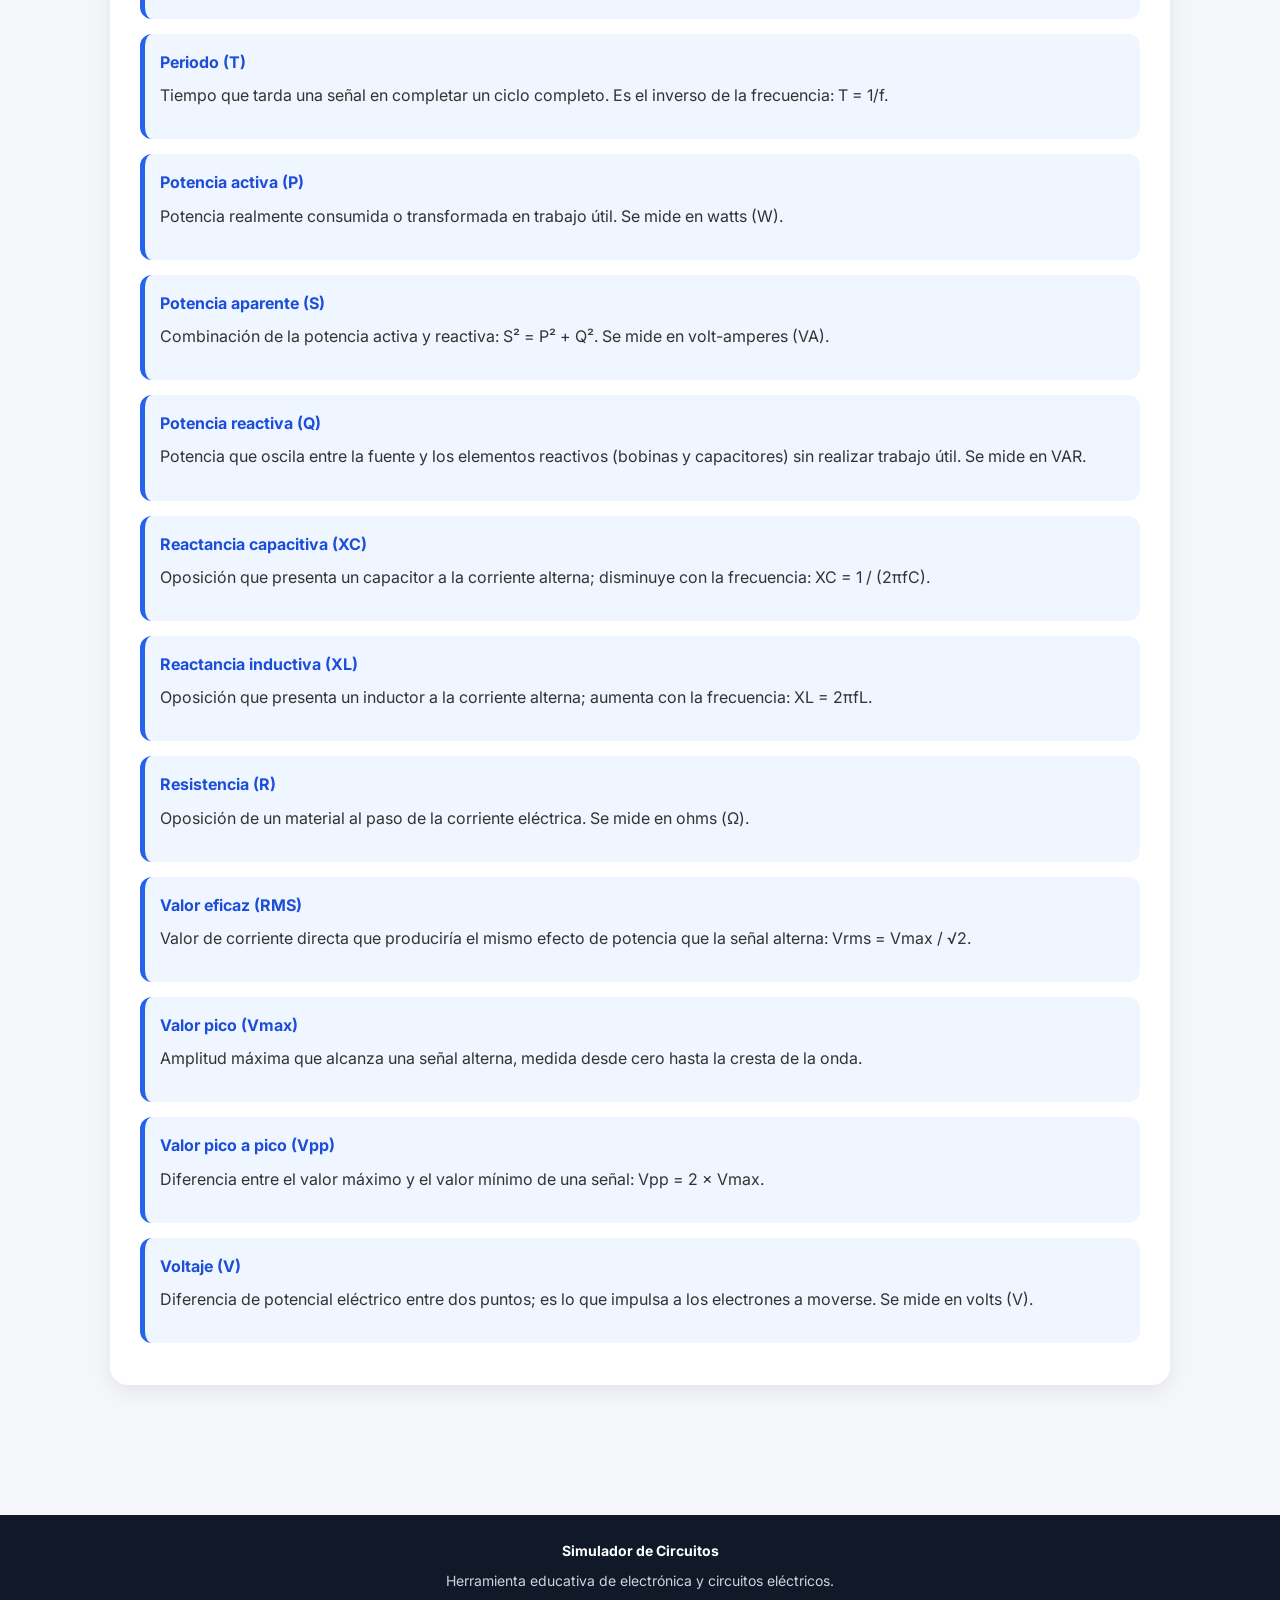
<file: glosario.html>
<!DOCTYPE html>
<html lang="es">
<head>
    <meta charset="UTF-8">
    <meta name="viewport" content="width=device-width, initial-scale=1.0">
    <title>Glosario | Simulador de Circuitos</title>
    <meta name="description" content="Glosario de términos de electricidad y circuitos: voltaje, corriente, resistencia, impedancia, reactancia, potencia y más.">
    <link rel="icon" href="data:image/svg+xml,<svg xmlns=%22http://www.w3.org/2000/svg%22 viewBox=%220 0 100 100%22><text y=%22.9em%22 font-size=%2290%22>⚡</text></svg>">
    <link rel="stylesheet" href="css/styles.css">
</head>
<body>

<a class="skip-link" href="#contenido">Saltar al contenido</a>

<header>
    <h1>Glosario de Circuitos</h1>
    <nav>
        <a href="index.html">Inicio</a>
        <a href="cd.html">Corriente Directa</a>
        <a href="ca.html">Corriente Alterna</a>
        <a href="dospuertos.html">Dos Puertos</a>
        <a href="recursos.html">Recursos</a>
        <a href="glosario.html">Glosario</a>
        <!-- MENÚ DESPLEGABLE -->
        <div class="dropdown">
            <button class="dropbtn">Prácticas</button>
            <div class="dropdown-content">
                <a href="practicas.html">Simulaciones</a>
                <a href="thevenin-norton.html">Thévenin / Norton</a>
                <a href="bnc-caiman.html">Cable BNC-Caimán</a>
            </div>
        </div>
    </nav>
</header>

<main class="container" id="contenido">

    <section class="intro animado">
        <h2>Términos</h2>
        <p>
            Consulta aquí el significado de los conceptos usados en las páginas de
            Corriente Directa, Corriente Alterna y Dos Puertos.
        </p>

        <label for="buscarTermino">Buscar término</label>
        <input type="text" id="buscarTermino" placeholder="Ej. impedancia, RMS, factor de potencia...">

        <div id="listaTerminos" aria-live="polite"></div>
    </section>

</main>

<footer>
    <p class="footer-marca">Simulador de Circuitos</p>
    <p>Herramienta educativa de electrónica y circuitos eléctricos.</p>
</footer>

<script src="js/nav.js"></script>
<script src="js/glosario.js"></script>

</body>
</html>
</file>
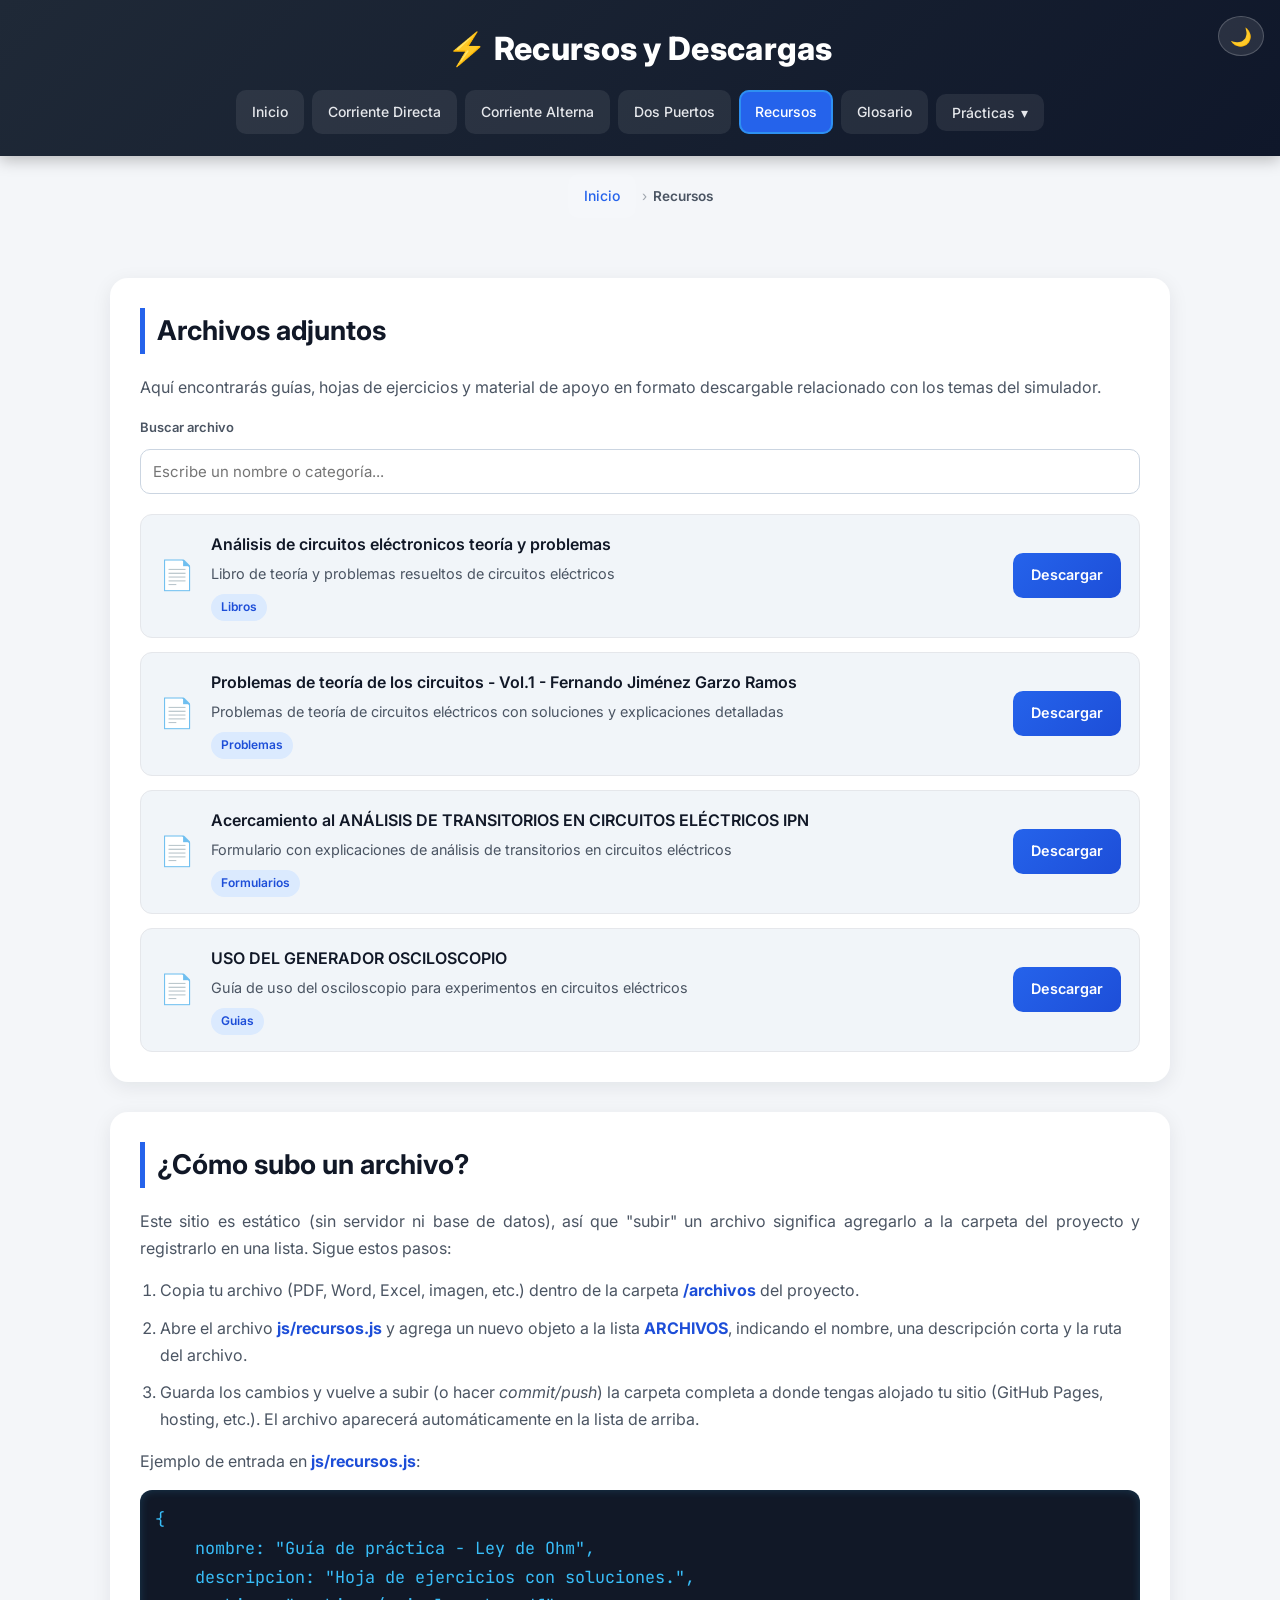
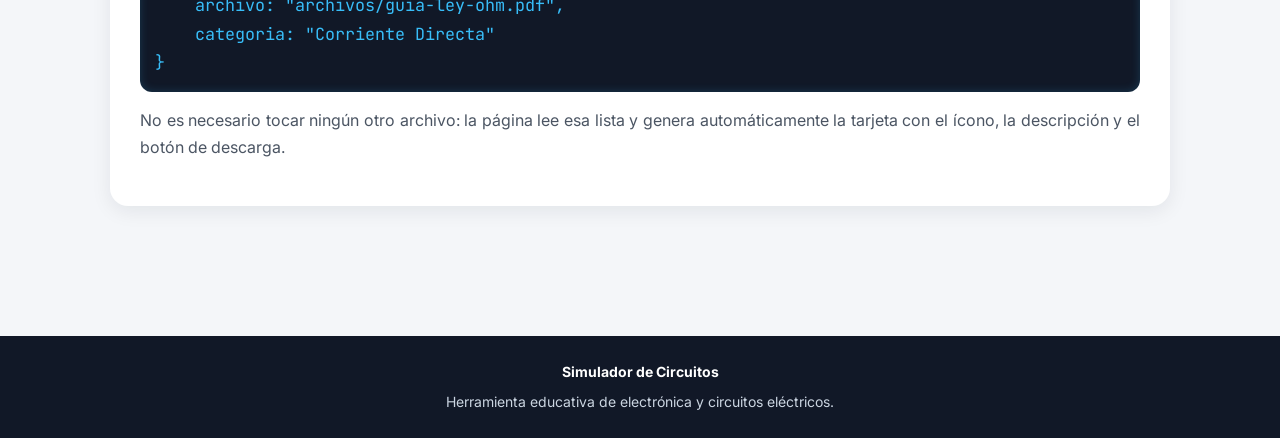
<file: recursos.html>
<!DOCTYPE html>
<html lang="es">
<head>
    <meta charset="UTF-8">
    <meta name="viewport" content="width=device-width, initial-scale=1.0">
    <title>Recursos y Descargas | Simulador de Circuitos</title>
    <meta name="description" content="Descarga guías, hojas de ejercicios y material de apoyo del simulador de circuitos.">
    <link rel="icon" href="data:image/svg+xml,<svg xmlns=%22http://www.w3.org/2000/svg%22 viewBox=%220 0 100 100%22><text y=%22.9em%22 font-size=%2290%22>⚡</text></svg>">
    <link rel="stylesheet" href="css/styles.css">
</head>
<body>

<a class="skip-link" href="#contenido">Saltar al contenido</a>

<header>
    <h1>Recursos y Descargas</h1>
    <nav>
        <a href="index.html">Inicio</a>
        <a href="cd.html">Corriente Directa</a>
        <a href="ca.html">Corriente Alterna</a>
        <a href="dospuertos.html">Dos Puertos</a>
        <a href="recursos.html">Recursos</a>
        <a href="glosario.html">Glosario</a>
        <!-- MENÚ DESPLEGABLE -->
        <div class="dropdown">
            <button class="dropbtn">Prácticas</button>
            <div class="dropdown-content">
                <a href="practicas.html">Simulaciones</a>
                <a href="bnc-caiman.html">Cable BNC-Caimán</a>
            </div>
        </div>
    </nav>
</header>

<main class="container" id="contenido">

    <section class="intro animado">
        <h2>Archivos adjuntos</h2>
        <p>
            Aquí encontrarás guías, hojas de ejercicios y material de apoyo en formato
            descargable relacionado con los temas del simulador.
        </p>

        <label for="buscarArchivo">Buscar archivo</label>
        <input type="text" id="buscarArchivo" placeholder="Escribe un nombre o categoría..." class="archivos-buscador">

        <div id="listaArchivos" class="archivos-lista" aria-live="polite"></div>
    </section>

    <section class="intro animado">
        <h2>¿Cómo subo un archivo?</h2>
        <p>
            Este sitio es estático (sin servidor ni base de datos), así que "subir" un archivo
            significa agregarlo a la carpeta del proyecto y registrarlo en una lista. Sigue estos pasos:
        </p>

        <ol style="padding-left:20px; margin-bottom:15px;">
            <li style="margin-bottom:10px;">
                Copia tu archivo (PDF, Word, Excel, imagen, etc.) dentro de la carpeta
                <strong>/archivos</strong> del proyecto.
            </li>
            <li style="margin-bottom:10px;">
                Abre el archivo <strong>js/recursos.js</strong> y agrega un nuevo objeto a la
                lista <strong>ARCHIVOS</strong>, indicando el nombre, una descripción corta y la
                ruta del archivo.
            </li>
            <li style="margin-bottom:10px;">
                Guarda los cambios y vuelve a subir (o hacer <em>commit/push</em>) la carpeta completa
                a donde tengas alojado tu sitio (GitHub Pages, hosting, etc.). El archivo aparecerá
                automáticamente en la lista de arriba.
            </li>
        </ol>

        <p>Ejemplo de entrada en <strong>js/recursos.js</strong>:</p>

        <div class="formula" style="text-align:left; white-space:pre;">{
    nombre: "Guía de práctica - Ley de Ohm",
    descripcion: "Hoja de ejercicios con soluciones.",
    archivo: "archivos/guia-ley-ohm.pdf",
    categoria: "Corriente Directa"
}</div>

        <p>
            No es necesario tocar ningún otro archivo: la página lee esa lista y genera
            automáticamente la tarjeta con el ícono, la descripción y el botón de descarga.
        </p>
    </section>

</main>

<footer>
    <p class="footer-marca">Simulador de Circuitos</p>
    <p>Herramienta educativa de electrónica y circuitos eléctricos.</p>
</footer>

<script src="js/nav.js"></script>
<script src="js/recursos.js"></script>
<script src="js/recursos-render.js"></script>

</body>
</html>
</file>
<file: css/styles.css>
/* =========================================
   PUNTO DE ENTRADA DE ESTILOS
   =========================================
   El CSS está dividido en archivos por tema para
   que puedas modificar uno sin afectar a los demás:

   base.css         -> fuente, variables de color, reset, accesibilidad
   nav.css          -> encabezado y menú de navegación
   layout.css       -> contenedor principal y pie de página
   components.css   -> tarjetas .intro, títulos, listas, fórmulas, tablas
   formularios.css  -> labels, inputs, selects, botones
   simulador.css     -> diagramas SVG, gráficas, canvas, osciloscopio, video
   recursos.css     -> tarjetas de archivos descargables (recursos.html)
   utilidades.css   -> migas de pan y botón "volver arriba"
   responsive.css   -> ajustes para pantallas pequeñas (se importa al final)
   dark.css         -> variables del modo oscuro (data-tema="oscuro")

   Todas las páginas siguen enlazando solo este archivo
   (css/styles.css); no hace falta tocar el HTML.
========================================= */

@import url('base.css');
@import url('nav.css');
@import url('layout.css');
@import url('components.css');
@import url('formularios.css');
@import url('simulador.css');
@import url('recursos.css');
@import url('utilidades.css');
@import url('responsive.css');
@import url('dark.css');
</file>
